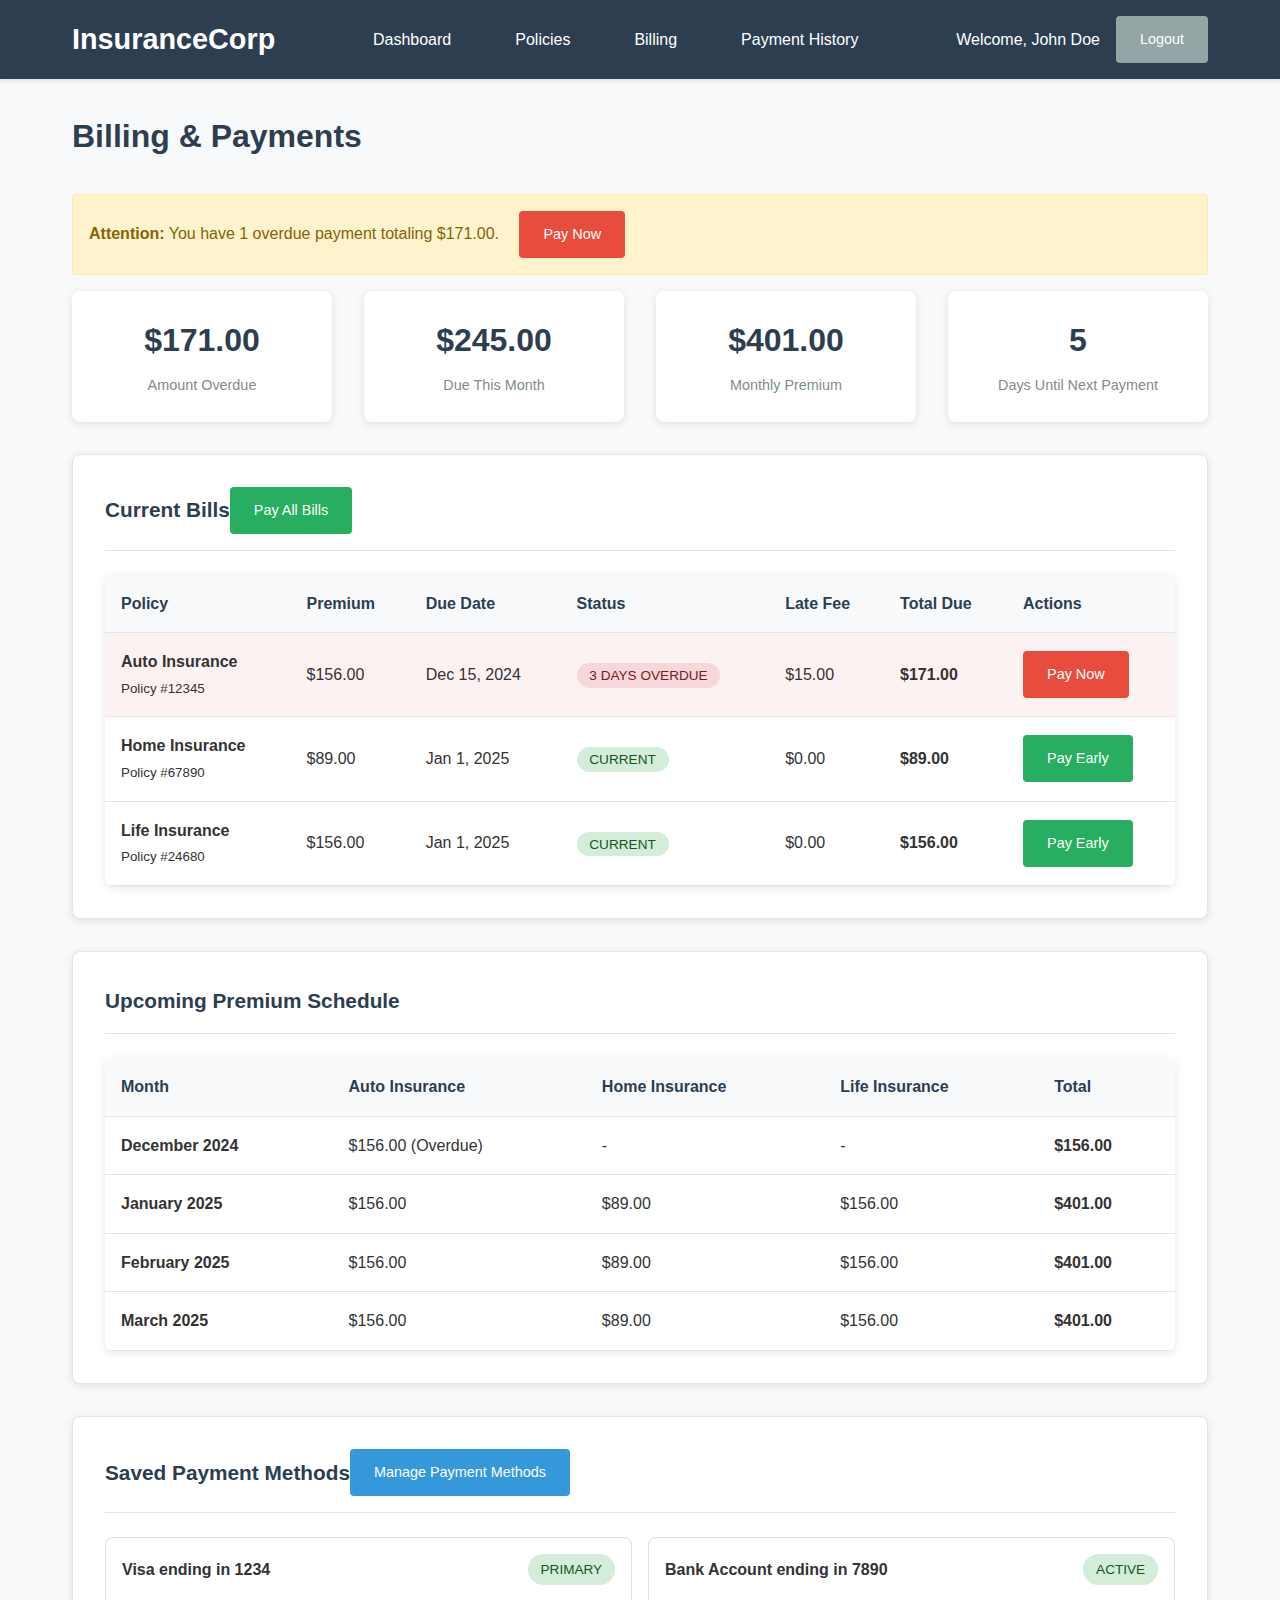
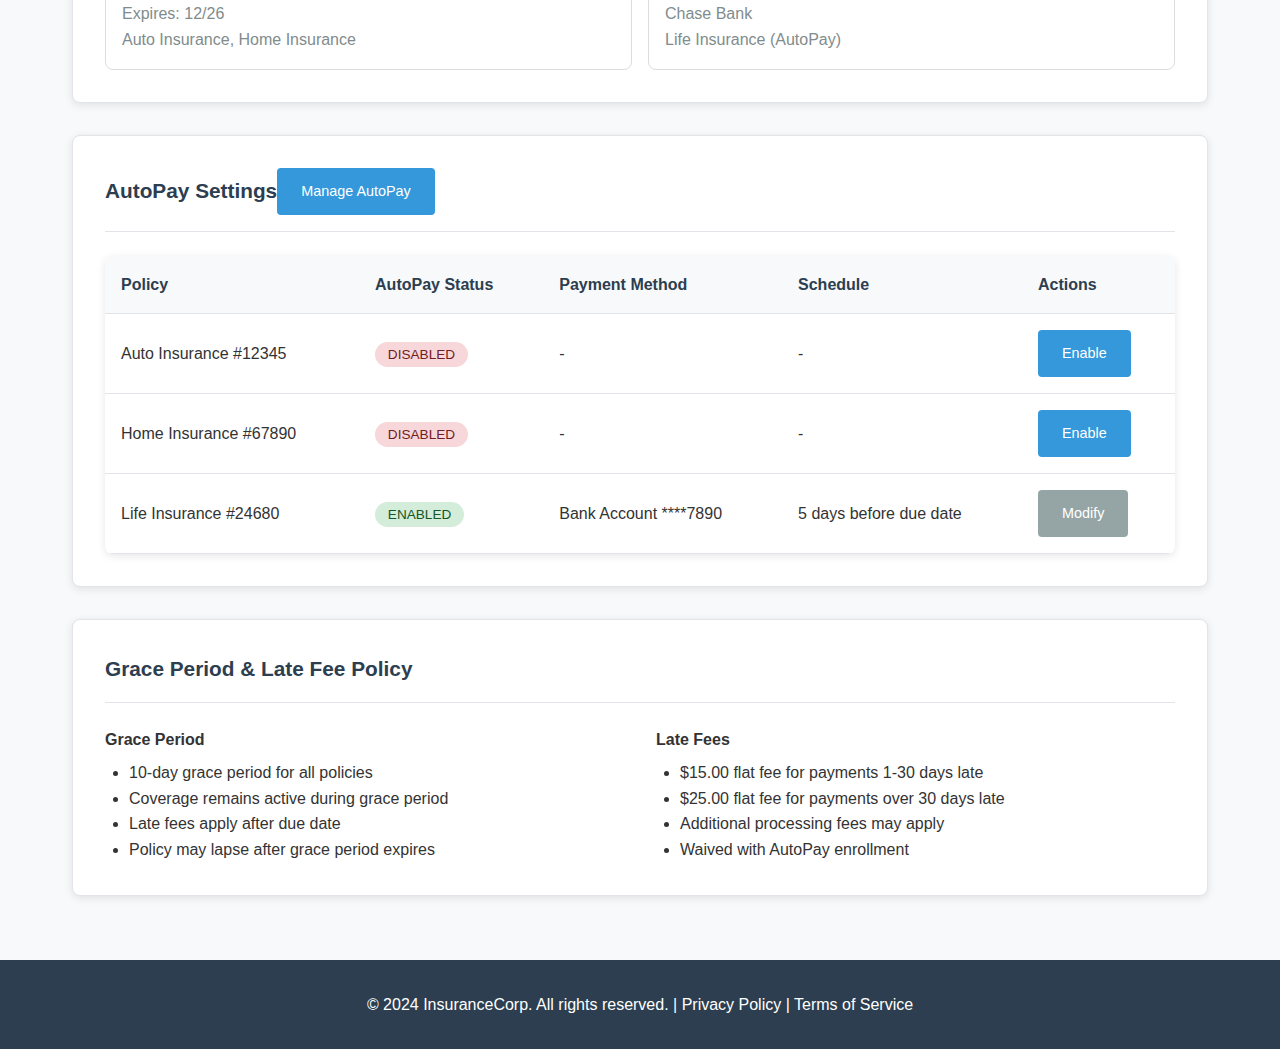
<file: billing.html>
<!DOCTYPE html>
<html lang="en">
<head>
    <meta charset="UTF-8">
    <meta name="viewport" content="width=device-width, initial-scale=1.0">
    <title>InsuranceCorp - Billing</title>
    <link rel="stylesheet" href="styles.css">
</head>
<body>
    <header class="header">
        <div class="header-content">
            <div class="logo">InsuranceCorp</div>
            <nav class="nav">
                <a href="dashboard.html">Dashboard</a>
                <a href="policies.html">Policies</a>
                <a href="billing.html">Billing</a>
                <a href="payments.html">Payment History</a>
            </nav>
            <div class="user-info">
                <span>Welcome, John Doe</span>
                <a href="login.html" class="btn btn-secondary">Logout</a>
            </div>
        </div>
    </header>

    <main class="container">
        <h1 class="page-title">Billing & Payments</h1>

        <!-- Outstanding Bills Alert -->
        <div class="alert alert-warning">
            <strong>Attention:</strong> You have 1 overdue payment totaling $171.00. 
            <a href="payment.html?policy=12345" class="btn btn-danger" style="margin-left: 1rem;">Pay Now</a>
        </div>

        <!-- Billing Summary -->
        <div class="stats-grid">
            <div class="stat-card">
                <div class="stat-value">$171.00</div>
                <div class="stat-label">Amount Overdue</div>
            </div>
            <div class="stat-card">
                <div class="stat-value">$245.00</div>
                <div class="stat-label">Due This Month</div>
            </div>
            <div class="stat-card">
                <div class="stat-value">$401.00</div>
                <div class="stat-label">Monthly Premium</div>
            </div>
            <div class="stat-card">
                <div class="stat-value">5</div>
                <div class="stat-label">Days Until Next Payment</div>
            </div>
        </div>

        <!-- Current Bills -->
        <div class="card">
            <div class="card-header">
                <h2 class="card-title">Current Bills</h2>
                <a href="payment.html" class="btn btn-success">Pay All Bills</a>
            </div>

            <table class="table">
                <thead>
                    <tr>
                        <th>Policy</th>
                        <th>Premium</th>
                        <th>Due Date</th>
                        <th>Status</th>
                        <th>Late Fee</th>
                        <th>Total Due</th>
                        <th>Actions</th>
                    </tr>
                </thead>
                <tbody>
                    <tr style="background-color: #fdf2f2;">
                        <td>
                            <strong>Auto Insurance</strong><br>
                            <small>Policy #12345</small>
                        </td>
                        <td>$156.00</td>
                        <td>Dec 15, 2024</td>
                        <td><span class="status overdue">3 Days Overdue</span></td>
                        <td>$15.00</td>
                        <td><strong>$171.00</strong></td>
                        <td>
                            <a href="payment.html?policy=12345" class="btn btn-danger">Pay Now</a>
                        </td>
                    </tr>
                    <tr>
                        <td>
                            <strong>Home Insurance</strong><br>
                            <small>Policy #67890</small>
                        </td>
                        <td>$89.00</td>
                        <td>Jan 1, 2025</td>
                        <td><span class="status current">Current</span></td>
                        <td>$0.00</td>
                        <td><strong>$89.00</strong></td>
                        <td>
                            <a href="payment.html?policy=67890" class="btn btn-success">Pay Early</a>
                        </td>
                    </tr>
                    <tr>
                        <td>
                            <strong>Life Insurance</strong><br>
                            <small>Policy #24680</small>
                        </td>
                        <td>$156.00</td>
                        <td>Jan 1, 2025</td>
                        <td><span class="status current">Current</span></td>
                        <td>$0.00</td>
                        <td><strong>$156.00</strong></td>
                        <td>
                            <a href="payment.html?policy=24680" class="btn btn-success">Pay Early</a>
                        </td>
                    </tr>
                </tbody>
            </table>
        </div>

        <!-- Premium Schedule -->
        <div class="card">
            <div class="card-header">
                <h2 class="card-title">Upcoming Premium Schedule</h2>
            </div>

            <table class="table">
                <thead>
                    <tr>
                        <th>Month</th>
                        <th>Auto Insurance</th>
                        <th>Home Insurance</th>
                        <th>Life Insurance</th>
                        <th>Total</th>
                    </tr>
                </thead>
                <tbody>
                    <tr>
                        <td><strong>December 2024</strong></td>
                        <td>$156.00 (Overdue)</td>
                        <td>-</td>
                        <td>-</td>
                        <td><strong>$156.00</strong></td>
                    </tr>
                    <tr>
                        <td><strong>January 2025</strong></td>
                        <td>$156.00</td>
                        <td>$89.00</td>
                        <td>$156.00</td>
                        <td><strong>$401.00</strong></td>
                    </tr>
                    <tr>
                        <td><strong>February 2025</strong></td>
                        <td>$156.00</td>
                        <td>$89.00</td>
                        <td>$156.00</td>
                        <td><strong>$401.00</strong></td>
                    </tr>
                    <tr>
                        <td><strong>March 2025</strong></td>
                        <td>$156.00</td>
                        <td>$89.00</td>
                        <td>$156.00</td>
                        <td><strong>$401.00</strong></td>
                    </tr>
                </tbody>
            </table>
        </div>

        <!-- Payment Methods -->
        <div class="card">
            <div class="card-header">
                <h2 class="card-title">Saved Payment Methods</h2>
                <a href="payment-methods.html" class="btn btn-primary">Manage Payment Methods</a>
            </div>

            <div style="display: grid; grid-template-columns: repeat(auto-fit, minmax(300px, 1fr)); gap: 1rem;">
                <div style="border: 1px solid #ddd; border-radius: 8px; padding: 1rem;">
                    <div style="display: flex; justify-content: space-between; align-items: center; margin-bottom: 1rem;">
                        <strong>Visa ending in 1234</strong>
                        <span class="status current">Primary</span>
                    </div>
                    <div class="text-muted">
                        <div>Expires: 12/26</div>
                        <div>Auto Insurance, Home Insurance</div>
                    </div>
                </div>

                <div style="border: 1px solid #ddd; border-radius: 8px; padding: 1rem;">
                    <div style="display: flex; justify-content: space-between; align-items: center; margin-bottom: 1rem;">
                        <strong>Bank Account ending in 7890</strong>
                        <span class="status current">Active</span>
                    </div>
                    <div class="text-muted">
                        <div>Chase Bank</div>
                        <div>Life Insurance (AutoPay)</div>
                    </div>
                </div>
            </div>
        </div>

        <!-- AutoPay Settings -->
        <div class="card">
            <div class="card-header">
                <h2 class="card-title">AutoPay Settings</h2>
                <a href="autopay.html" class="btn btn-primary">Manage AutoPay</a>
            </div>

            <table class="table">
                <thead>
                    <tr>
                        <th>Policy</th>
                        <th>AutoPay Status</th>
                        <th>Payment Method</th>
                        <th>Schedule</th>
                        <th>Actions</th>
                    </tr>
                </thead>
                <tbody>
                    <tr>
                        <td>Auto Insurance #12345</td>
                        <td><span class="status overdue">Disabled</span></td>
                        <td>-</td>
                        <td>-</td>
                        <td>
                            <a href="autopay.html?policy=12345" class="btn btn-primary">Enable</a>
                        </td>
                    </tr>
                    <tr>
                        <td>Home Insurance #67890</td>
                        <td><span class="status overdue">Disabled</span></td>
                        <td>-</td>
                        <td>-</td>
                        <td>
                            <a href="autopay.html?policy=67890" class="btn btn-primary">Enable</a>
                        </td>
                    </tr>
                    <tr>
                        <td>Life Insurance #24680</td>
                        <td><span class="status current">Enabled</span></td>
                        <td>Bank Account ****7890</td>
                        <td>5 days before due date</td>
                        <td>
                            <a href="autopay.html?policy=24680" class="btn btn-secondary">Modify</a>
                        </td>
                    </tr>
                </tbody>
            </table>
        </div>

        <!-- Grace Period Information -->
        <div class="card">
            <div class="card-header">
                <h2 class="card-title">Grace Period & Late Fee Policy</h2>
            </div>
            
            <div style="display: grid; grid-template-columns: 1fr 1fr; gap: 2rem;">
                <div>
                    <h4>Grace Period</h4>
                    <ul style="margin-left: 1.5rem; margin-top: 0.5rem;">
                        <li>10-day grace period for all policies</li>
                        <li>Coverage remains active during grace period</li>
                        <li>Late fees apply after due date</li>
                        <li>Policy may lapse after grace period expires</li>
                    </ul>
                </div>
                <div>
                    <h4>Late Fees</h4>
                    <ul style="margin-left: 1.5rem; margin-top: 0.5rem;">
                        <li>$15.00 flat fee for payments 1-30 days late</li>
                        <li>$25.00 flat fee for payments over 30 days late</li>
                        <li>Additional processing fees may apply</li>
                        <li>Waived with AutoPay enrollment</li>
                    </ul>
                </div>
            </div>
        </div>
    </main>

    <footer class="footer">
        <div class="footer-content">
            <p>&copy; 2024 InsuranceCorp. All rights reserved. | Privacy Policy | Terms of Service</p>
        </div>
    </footer>
</body>
</html>
</file>
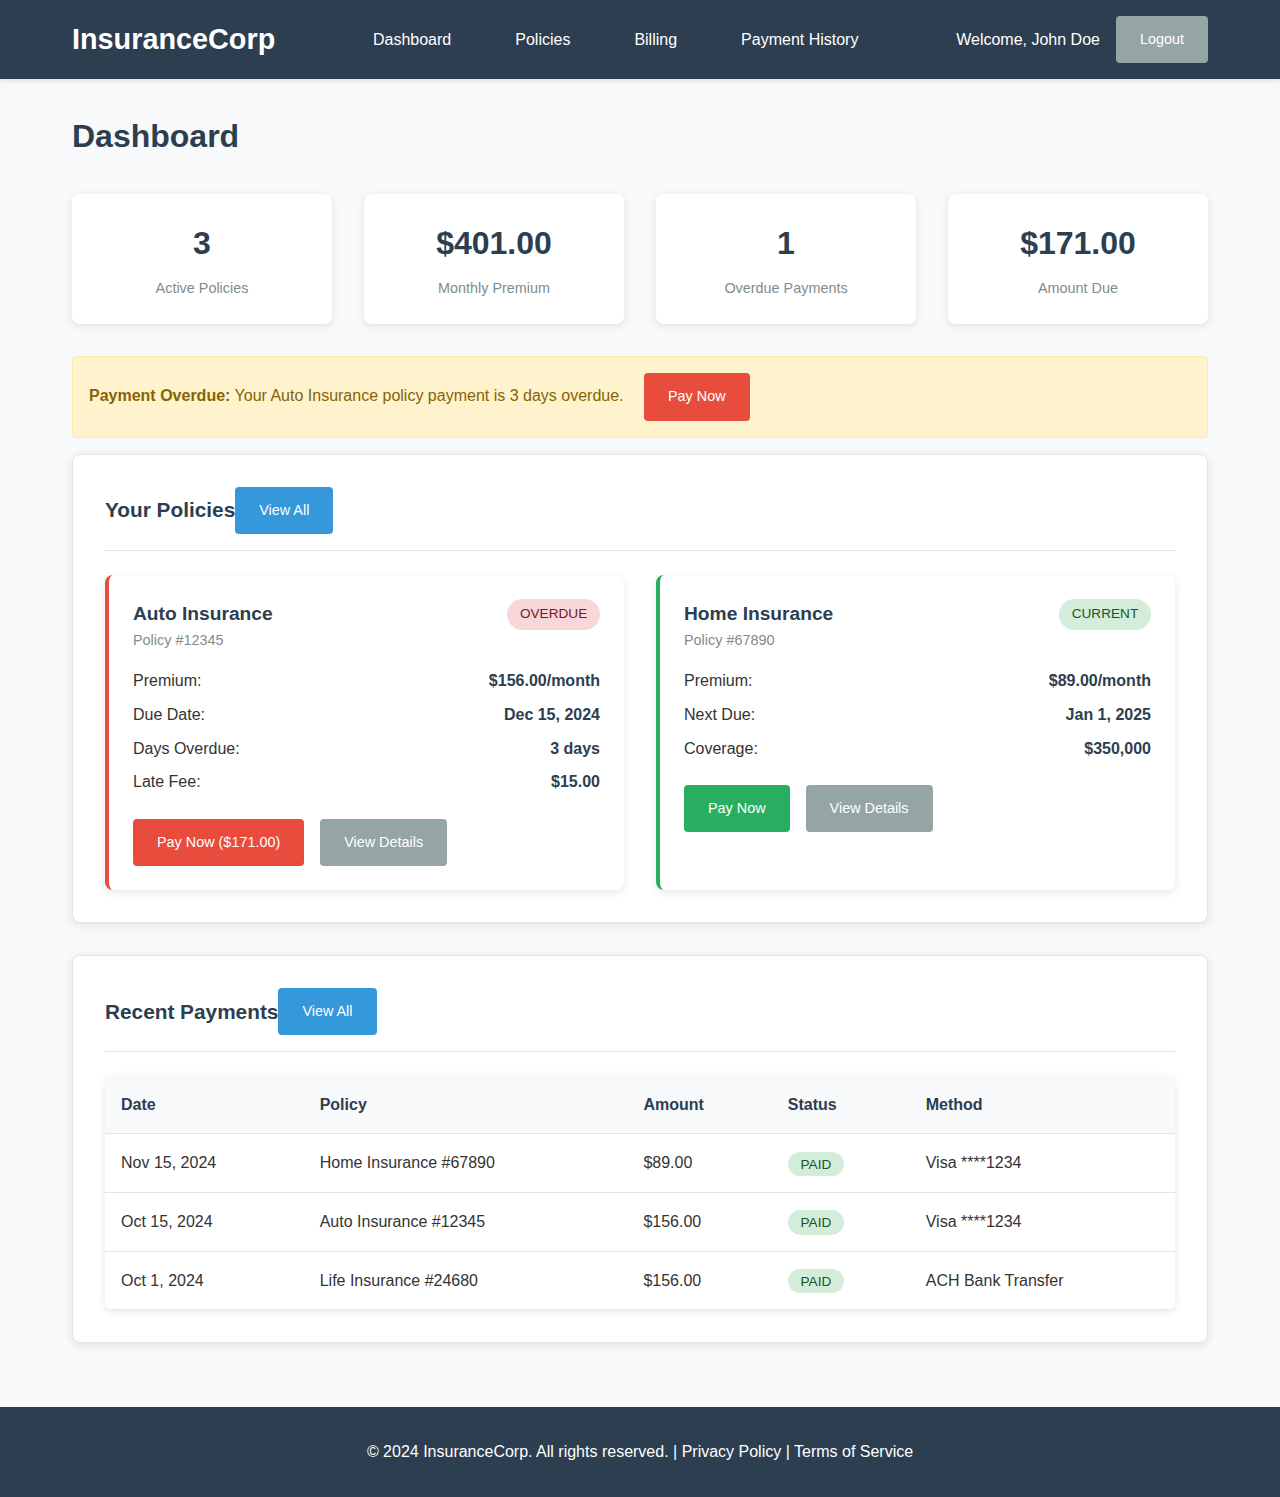
<file: dashboard.html>
<!DOCTYPE html>
<html lang="en">
<head>
    <meta charset="UTF-8">
    <meta name="viewport" content="width=device-width, initial-scale=1.0">
    <title>InsuranceCorp - Dashboard</title>
    <link rel="stylesheet" href="styles.css">
</head>
<body>
    <header class="header">
        <div class="header-content">
            <div class="logo">InsuranceCorp</div>
            <nav class="nav">
                <a href="dashboard.html">Dashboard</a>
                <a href="policies.html">Policies</a>
                <a href="billing.html">Billing</a>
                <a href="payments.html">Payment History</a>
            </nav>
            <div class="user-info">
                <span>Welcome, John Doe</span>
                <a href="login.html" class="btn btn-secondary">Logout</a>
            </div>
        </div>
    </header>

    <main class="container">
        <h1 class="page-title">Dashboard</h1>

        <!-- Quick Stats -->
        <div class="stats-grid">
            <div class="stat-card">
                <div class="stat-value">3</div>
                <div class="stat-label">Active Policies</div>
            </div>
            <div class="stat-card">
                <div class="stat-value">$401.00</div>
                <div class="stat-label">Monthly Premium</div>
            </div>
            <div class="stat-card">
                <div class="stat-value">1</div>
                <div class="stat-label">Overdue Payments</div>
            </div>
            <div class="stat-card">
                <div class="stat-value">$171.00</div>
                <div class="stat-label">Amount Due</div>
            </div>
        </div>

        <!-- Alerts -->
        <div class="alert alert-warning">
            <strong>Payment Overdue:</strong> Your Auto Insurance policy payment is 3 days overdue. 
            <a href="payment.html?policy=12345" class="btn btn-danger" style="margin-left: 1rem;">Pay Now</a>
        </div>

        <!-- Recent Policies -->
        <div class="card">
            <div class="card-header">
                <h2 class="card-title">Your Policies</h2>
                <a href="policies.html" class="btn btn-primary">View All</a>
            </div>

            <div class="policy-grid">
                <div class="policy-card overdue">
                    <div class="policy-header">
                        <div>
                            <div class="policy-type">Auto Insurance</div>
                            <div class="policy-number">Policy #12345</div>
                        </div>
                        <div class="status overdue">Overdue</div>
                    </div>
                    <div class="policy-details">
                        <div class="policy-detail">
                            <span>Premium:</span>
                            <strong>$156.00/month</strong>
                        </div>
                        <div class="policy-detail">
                            <span>Due Date:</span>
                            <strong>Dec 15, 2024</strong>
                        </div>
                        <div class="policy-detail">
                            <span>Days Overdue:</span>
                            <strong>3 days</strong>
                        </div>
                        <div class="policy-detail">
                            <span>Late Fee:</span>
                            <strong>$15.00</strong>
                        </div>
                    </div>
                    <div class="btn-group">
                        <a href="payment.html?policy=12345" class="btn btn-danger">Pay Now ($171.00)</a>
                        <a href="policy-details.html?id=12345" class="btn btn-secondary">View Details</a>
                    </div>
                </div>

                <div class="policy-card current">
                    <div class="policy-header">
                        <div>
                            <div class="policy-type">Home Insurance</div>
                            <div class="policy-number">Policy #67890</div>
                        </div>
                        <div class="status current">Current</div>
                    </div>
                    <div class="policy-details">
                        <div class="policy-detail">
                            <span>Premium:</span>
                            <strong>$89.00/month</strong>
                        </div>
                        <div class="policy-detail">
                            <span>Next Due:</span>
                            <strong>Jan 1, 2025</strong>
                        </div>
                        <div class="policy-detail">
                            <span>Coverage:</span>
                            <strong>$350,000</strong>
                        </div>
                    </div>
                    <div class="btn-group">
                        <a href="payment.html?policy=67890" class="btn btn-success">Pay Now</a>
                        <a href="policy-details.html?id=67890" class="btn btn-secondary">View Details</a>
                    </div>
                </div>
            </div>
        </div>

        <!-- Recent Payments -->
        <div class="card">
            <div class="card-header">
                <h2 class="card-title">Recent Payments</h2>
                <a href="payments.html" class="btn btn-primary">View All</a>
            </div>

            <table class="table">
                <thead>
                    <tr>
                        <th>Date</th>
                        <th>Policy</th>
                        <th>Amount</th>
                        <th>Status</th>
                        <th>Method</th>
                    </tr>
                </thead>
                <tbody>
                    <tr>
                        <td>Nov 15, 2024</td>
                        <td>Home Insurance #67890</td>
                        <td>$89.00</td>
                        <td><span class="status current">Paid</span></td>
                        <td>Visa ****1234</td>
                    </tr>
                    <tr>
                        <td>Oct 15, 2024</td>
                        <td>Auto Insurance #12345</td>
                        <td>$156.00</td>
                        <td><span class="status current">Paid</span></td>
                        <td>Visa ****1234</td>
                    </tr>
                    <tr>
                        <td>Oct 1, 2024</td>
                        <td>Life Insurance #24680</td>
                        <td>$156.00</td>
                        <td><span class="status current">Paid</span></td>
                        <td>ACH Bank Transfer</td>
                    </tr>
                </tbody>
            </table>
        </div>
    </main>

    <footer class="footer">
        <div class="footer-content">
            <p>&copy; 2024 InsuranceCorp. All rights reserved. | Privacy Policy | Terms of Service</p>
        </div>
    </footer>
</body>
</html>
</file>
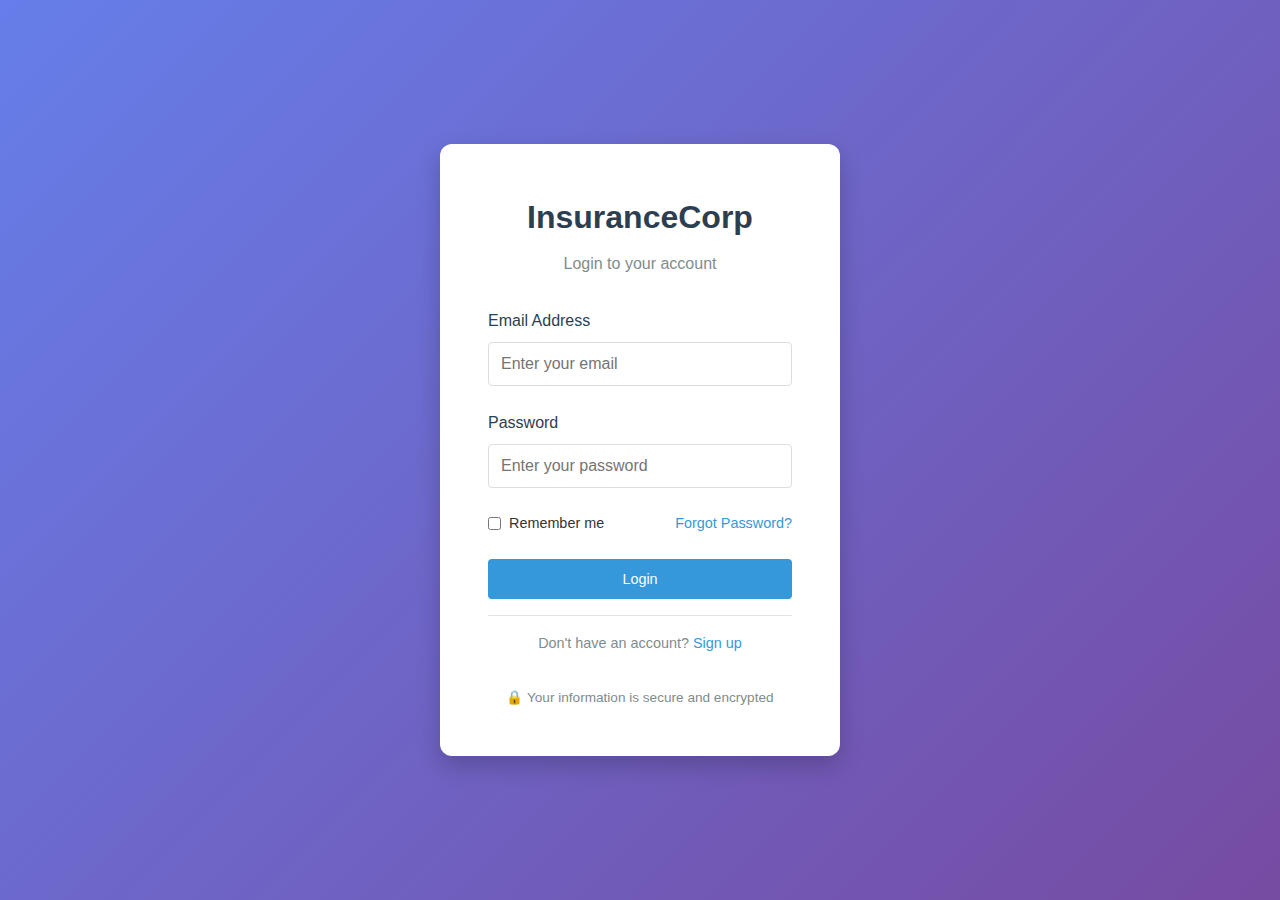
<file: login.html>
<!DOCTYPE html>
<html lang="en">
<head>
    <meta charset="UTF-8">
    <meta name="viewport" content="width=device-width, initial-scale=1.0">
    <title>InsuranceCorp - Login</title>
    <link rel="stylesheet" href="styles.css">
</head>
<body>
    <div style="min-height: 100vh; display: flex; align-items: center; justify-content: center; background: linear-gradient(135deg, #667eea 0%, #764ba2 100%);">
        <div style="background: white; padding: 3rem; border-radius: 12px; box-shadow: 0 10px 25px rgba(0,0,0,0.2); max-width: 400px; width: 100%; margin: 2rem;">
            <div style="text-align: center; margin-bottom: 2rem;">
                <h1 style="color: #2c3e50; margin-bottom: 0.5rem;">InsuranceCorp</h1>
                <p style="color: #7f8c8d; margin: 0;">Login to your account</p>
            </div>

            <form action="dashboard.html" method="post">
                <div class="form-group">
                    <label class="form-label">Email Address</label>
                    <input type="email" class="form-control" placeholder="Enter your email" required>
                </div>

                <div class="form-group">
                    <label class="form-label">Password</label>
                    <input type="password" class="form-control" placeholder="Enter your password" required>
                </div>

                <div style="display: flex; justify-content: space-between; align-items: center; margin-bottom: 1.5rem;">
                    <label style="display: flex; align-items: center; font-size: 0.9rem;">
                        <input type="checkbox" style="margin-right: 0.5rem;">
                        Remember me
                    </label>
                    <a href="forgot-password.html" style="color: #3498db; text-decoration: none; font-size: 0.9rem;">Forgot Password?</a>
                </div>

                <button type="submit" class="btn btn-primary" style="width: 100%; margin-bottom: 1rem;">Login</button>
            </form>

            <div style="text-align: center; padding-top: 1rem; border-top: 1px solid #e1e5e9;">
                <p style="margin: 0; color: #7f8c8d; font-size: 0.9rem;">
                    Don't have an account? 
                    <a href="signup.html" style="color: #3498db; text-decoration: none;">Sign up</a>
                </p>
            </div>

            <div style="text-align: center; margin-top: 2rem;">
                <div class="security-badge">
                    🔒 Your information is secure and encrypted
                </div>
            </div>
        </div>
    </div>
</body>
</html>
</file>
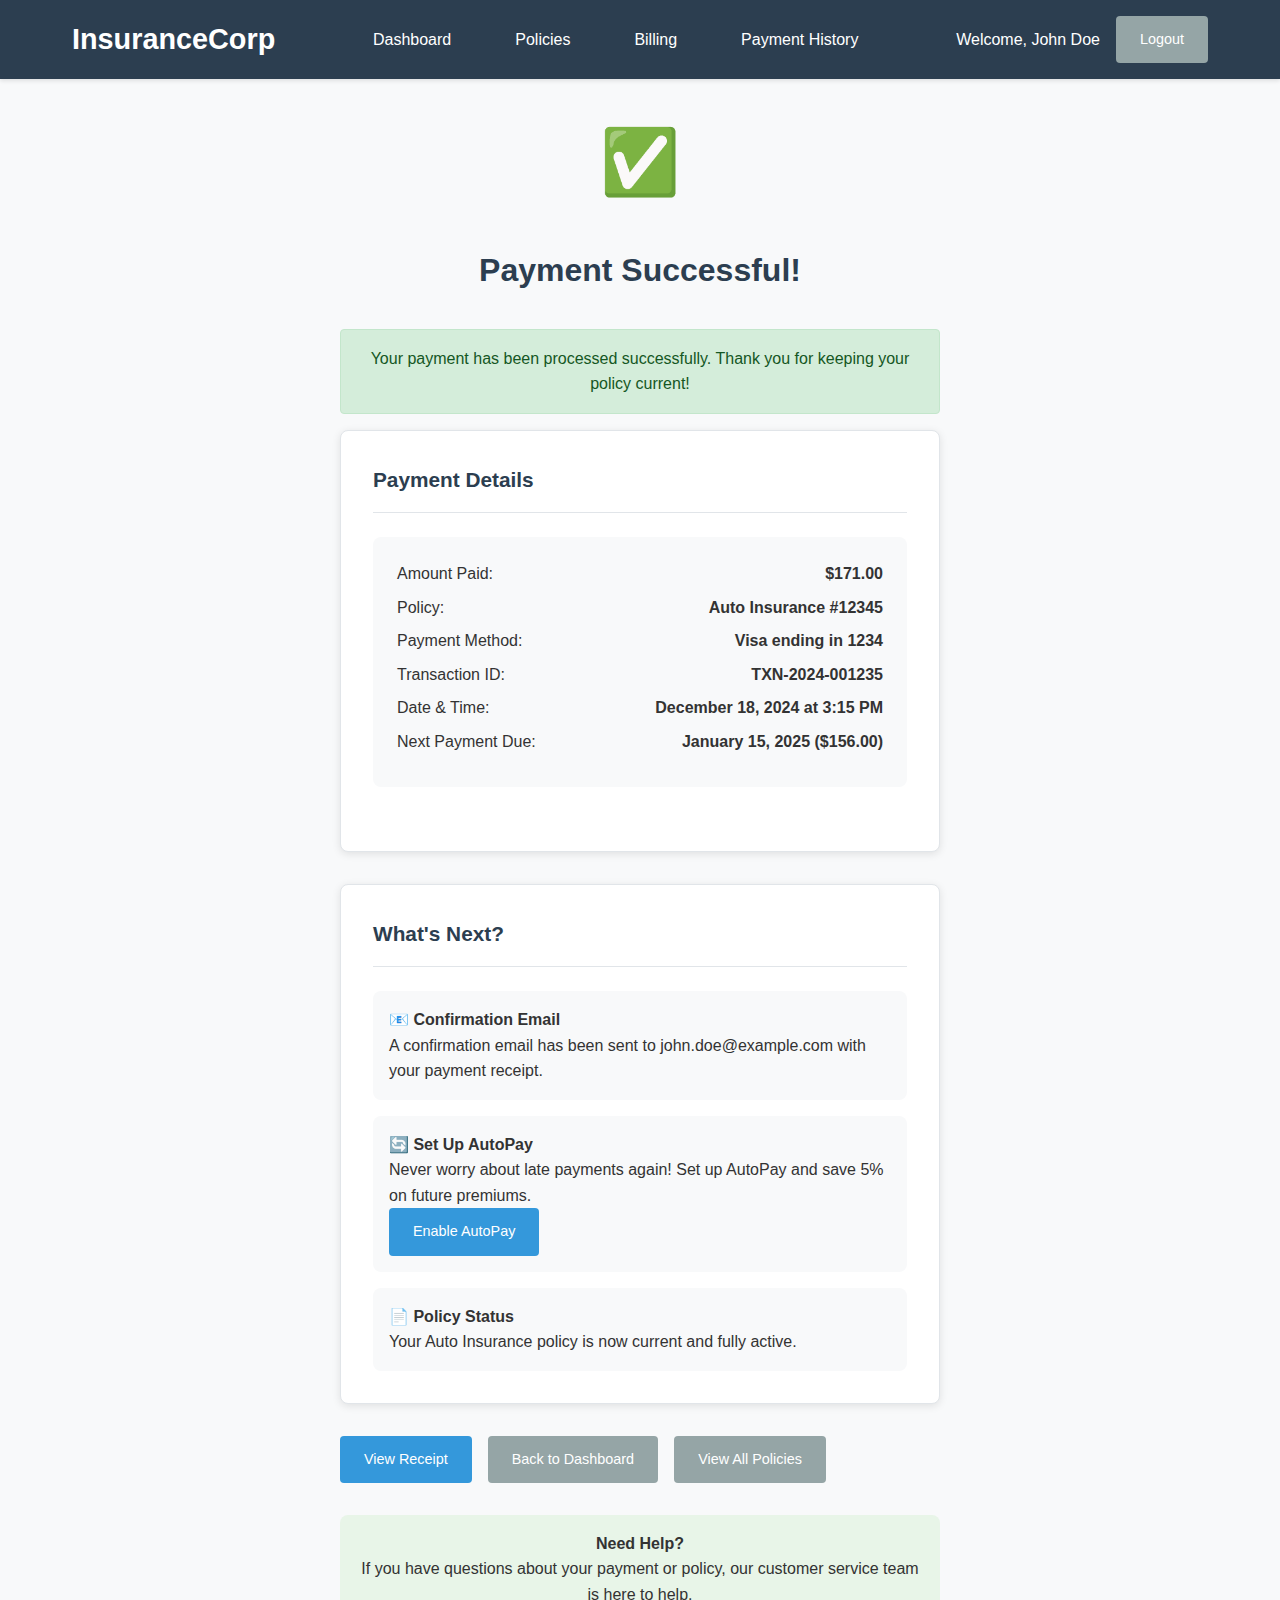
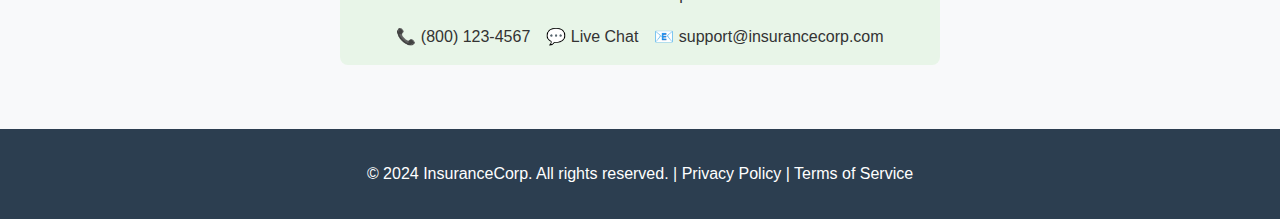
<file: payment-success.html>
<!DOCTYPE html>
<html lang="en">
<head>
    <meta charset="UTF-8">
    <meta name="viewport" content="width=device-width, initial-scale=1.0">
    <title>InsuranceCorp - Payment Successful</title>
    <link rel="stylesheet" href="styles.css">
</head>
<body>
    <header class="header">
        <div class="header-content">
            <div class="logo">InsuranceCorp</div>
            <nav class="nav">
                <a href="dashboard.html">Dashboard</a>
                <a href="policies.html">Policies</a>
                <a href="billing.html">Billing</a>
                <a href="payments.html">Payment History</a>
            </nav>
            <div class="user-info">
                <span>Welcome, John Doe</span>
                <a href="login.html" class="btn btn-secondary">Logout</a>
            </div>
        </div>
    </header>

    <main class="container">
        <div style="max-width: 600px; margin: 0 auto; text-align: center;">
            <div style="font-size: 4rem; margin: 2rem 0; color: #27ae60;">✅</div>
            
            <h1 class="page-title">Payment Successful!</h1>
            
            <div class="alert alert-success">
                Your payment has been processed successfully. Thank you for keeping your policy current!
            </div>

            <div class="card" style="text-align: left;">
                <div class="card-header">
                    <h2 class="card-title">Payment Details</h2>
                </div>
                
                <div class="payment-summary">
                    <div class="payment-row">
                        <span>Amount Paid:</span>
                        <strong>$171.00</strong>
                    </div>
                    <div class="payment-row">
                        <span>Policy:</span>
                        <strong>Auto Insurance #12345</strong>
                    </div>
                    <div class="payment-row">
                        <span>Payment Method:</span>
                        <strong>Visa ending in 1234</strong>
                    </div>
                    <div class="payment-row">
                        <span>Transaction ID:</span>
                        <strong>TXN-2024-001235</strong>
                    </div>
                    <div class="payment-row">
                        <span>Date & Time:</span>
                        <strong>December 18, 2024 at 3:15 PM</strong>
                    </div>
                    <div class="payment-row">
                        <span>Next Payment Due:</span>
                        <strong>January 15, 2025 ($156.00)</strong>
                    </div>
                </div>
            </div>

            <div class="card" style="text-align: left;">
                <div class="card-header">
                    <h2 class="card-title">What's Next?</h2>
                </div>
                
                <div style="display: grid; gap: 1rem;">
                    <div style="padding: 1rem; background-color: #f8f9fa; border-radius: 8px;">
                        <h4>📧 Confirmation Email</h4>
                        <p>A confirmation email has been sent to john.doe@example.com with your payment receipt.</p>
                    </div>
                    
                    <div style="padding: 1rem; background-color: #f8f9fa; border-radius: 8px;">
                        <h4>🔄 Set Up AutoPay</h4>
                        <p>Never worry about late payments again! Set up AutoPay and save 5% on future premiums.</p>
                        <a href="autopay.html?policy=12345" class="btn btn-primary">Enable AutoPay</a>
                    </div>
                    
                    <div style="padding: 1rem; background-color: #f8f9fa; border-radius: 8px;">
                        <h4>📄 Policy Status</h4>
                        <p>Your Auto Insurance policy is now current and fully active.</p>
                    </div>
                </div>
            </div>

            <div class="btn-group">
                <a href="receipt.html?id=TXN-2024-001235" class="btn btn-primary">View Receipt</a>
                <a href="dashboard.html" class="btn btn-secondary">Back to Dashboard</a>
                <a href="policies.html" class="btn btn-secondary">View All Policies</a>
            </div>

            <div style="margin-top: 2rem; padding: 1rem; background-color: #e8f5e8; border-radius: 8px;">
                <h4>Need Help?</h4>
                <p>If you have questions about your payment or policy, our customer service team is here to help.</p>
                <div style="display: flex; justify-content: center; gap: 1rem; margin-top: 1rem;">
                    <span>📞 (800) 123-4567</span>
                    <span>💬 Live Chat</span>
                    <span>📧 support@insurancecorp.com</span>
                </div>
            </div>
        </div>
    </main>

    <footer class="footer">
        <div class="footer-content">
            <p>&copy; 2024 InsuranceCorp. All rights reserved. | Privacy Policy | Terms of Service</p>
        </div>
    </footer>
</body>
</html>
</file>
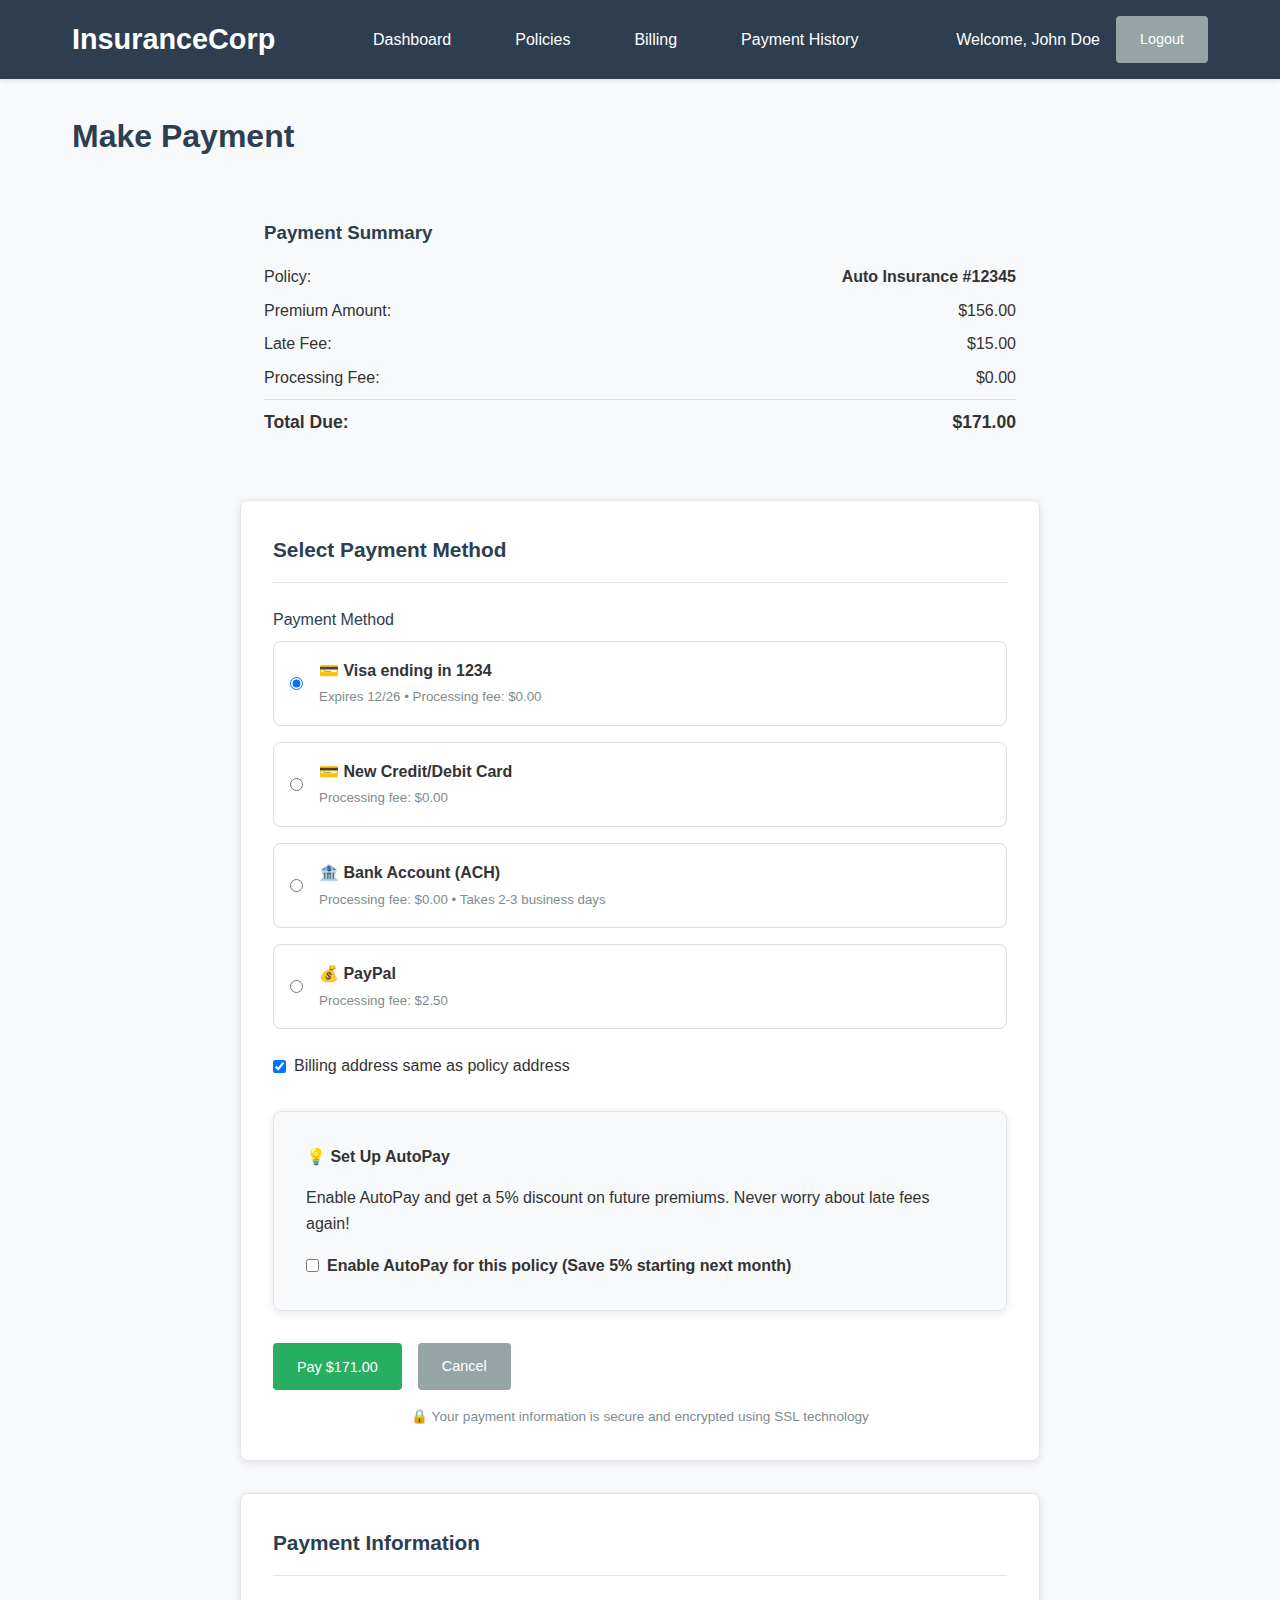
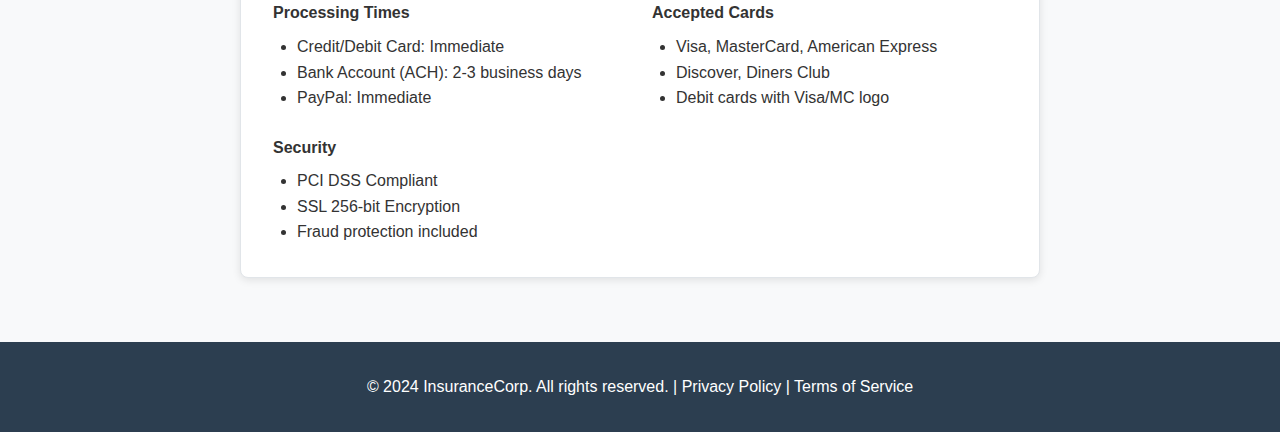
<file: payment.html>
<!DOCTYPE html>
<html lang="en">
<head>
    <meta charset="UTF-8">
    <meta name="viewport" content="width=device-width, initial-scale=1.0">
    <title>InsuranceCorp - Make Payment</title>
    <link rel="stylesheet" href="styles.css">
</head>
<body>
    <header class="header">
        <div class="header-content">
            <div class="logo">InsuranceCorp</div>
            <nav class="nav">
                <a href="dashboard.html">Dashboard</a>
                <a href="policies.html">Policies</a>
                <a href="billing.html">Billing</a>
                <a href="payments.html">Payment History</a>
            </nav>
            <div class="user-info">
                <span>Welcome, John Doe</span>
                <a href="login.html" class="btn btn-secondary">Logout</a>
            </div>
        </div>
    </header>

    <main class="container">
        <h1 class="page-title">Make Payment</h1>

        <div style="max-width: 800px; margin: 0 auto;">
            <!-- Payment Summary -->
            <div class="payment-summary">
                <h3>Payment Summary</h3>
                <div class="payment-row">
                    <span>Policy:</span>
                    <strong>Auto Insurance #12345</strong>
                </div>
                <div class="payment-row">
                    <span>Premium Amount:</span>
                    <span>$156.00</span>
                </div>
                <div class="payment-row">
                    <span>Late Fee:</span>
                    <span>$15.00</span>
                </div>
                <div class="payment-row">
                    <span>Processing Fee:</span>
                    <span>$0.00</span>
                </div>
                <div class="payment-row total">
                    <span>Total Due:</span>
                    <strong>$171.00</strong>
                </div>
            </div>

            <!-- Payment Method Selection -->
            <div class="card">
                <div class="card-header">
                    <h2 class="card-title">Select Payment Method</h2>
                </div>

                <form action="payment-processing.html" method="post">
                    <input type="hidden" name="policy_id" value="12345">
                    <input type="hidden" name="amount" value="171.00">

                    <div class="form-group">
                        <label class="form-label">Payment Method</label>
                        <div style="display: grid; gap: 1rem;">
                            <label style="display: flex; align-items: center; padding: 1rem; border: 1px solid #ddd; border-radius: 8px; cursor: pointer;">
                                <input type="radio" name="payment_method" value="saved_card" checked style="margin-right: 1rem;">
                                <div>
                                    <strong>💳 Visa ending in 1234</strong><br>
                                    <small class="text-muted">Expires 12/26 • Processing fee: $0.00</small>
                                </div>
                            </label>

                            <label style="display: flex; align-items: center; padding: 1rem; border: 1px solid #ddd; border-radius: 8px; cursor: pointer;">
                                <input type="radio" name="payment_method" value="new_card" style="margin-right: 1rem;">
                                <div>
                                    <strong>💳 New Credit/Debit Card</strong><br>
                                    <small class="text-muted">Processing fee: $0.00</small>
                                </div>
                            </label>

                            <label style="display: flex; align-items: center; padding: 1rem; border: 1px solid #ddd; border-radius: 8px; cursor: pointer;">
                                <input type="radio" name="payment_method" value="bank_account" style="margin-right: 1rem;">
                                <div>
                                    <strong>🏦 Bank Account (ACH)</strong><br>
                                    <small class="text-muted">Processing fee: $0.00 • Takes 2-3 business days</small>
                                </div>
                            </label>

                            <label style="display: flex; align-items: center; padding: 1rem; border: 1px solid #ddd; border-radius: 8px; cursor: pointer;">
                                <input type="radio" name="payment_method" value="paypal" style="margin-right: 1rem;">
                                <div>
                                    <strong>💰 PayPal</strong><br>
                                    <small class="text-muted">Processing fee: $2.50</small>
                                </div>
                            </label>
                        </div>
                    </div>

                    <!-- New Card Form (hidden by default) -->
                    <div id="new-card-form" style="display: none;">
                        <h4 style="margin-bottom: 1rem;">Credit Card Information</h4>
                        
                        <div class="form-group">
                            <label class="form-label">Card Number</label>
                            <input type="text" class="form-control" placeholder="1234 5678 9012 3456" maxlength="19">
                        </div>

                        <div class="form-row">
                            <div class="form-group">
                                <label class="form-label">Expiry Date</label>
                                <input type="text" class="form-control" placeholder="MM/YY" maxlength="5">
                            </div>
                            <div class="form-group">
                                <label class="form-label">CVV</label>
                                <input type="text" class="form-control" placeholder="123" maxlength="4">
                            </div>
                        </div>

                        <div class="form-group">
                            <label class="form-label">Cardholder Name</label>
                            <input type="text" class="form-control" placeholder="John Doe">
                        </div>

                        <div class="form-group">
                            <label style="display: flex; align-items: center;">
                                <input type="checkbox" style="margin-right: 0.5rem;">
                                Save this card for future payments
                            </label>
                        </div>
                    </div>

                    <!-- Bank Account Form (hidden by default) -->
                    <div id="bank-account-form" style="display: none;">
                        <h4 style="margin-bottom: 1rem;">Bank Account Information</h4>
                        
                        <div class="form-group">
                            <label class="form-label">Account Type</label>
                            <select class="form-control">
                                <option value="checking">Checking</option>
                                <option value="savings">Savings</option>
                            </select>
                        </div>

                        <div class="form-group">
                            <label class="form-label">Routing Number</label>
                            <input type="text" class="form-control" placeholder="123456789" maxlength="9">
                        </div>

                        <div class="form-group">
                            <label class="form-label">Account Number</label>
                            <input type="text" class="form-control" placeholder="Account Number">
                        </div>

                        <div class="form-group">
                            <label class="form-label">Account Holder Name</label>
                            <input type="text" class="form-control" placeholder="John Doe" value="John Doe">
                        </div>

                        <div class="form-group">
                            <label style="display: flex; align-items: center;">
                                <input type="checkbox" style="margin-right: 0.5rem;">
                                Save this account for future payments
                            </label>
                        </div>
                    </div>

                    <!-- Billing Address -->
                    <div class="form-group">
                        <label style="display: flex; align-items: center;">
                            <input type="checkbox" checked style="margin-right: 0.5rem;">
                            Billing address same as policy address
                        </label>
                    </div>

                    <!-- AutoPay Option -->
                    <div class="card" style="background-color: #f8f9fa; margin: 2rem 0;">
                        <h4 style="margin-bottom: 1rem;">💡 Set Up AutoPay</h4>
                        <p>Enable AutoPay and get a 5% discount on future premiums. Never worry about late fees again!</p>
                        <label style="display: flex; align-items: center; margin-top: 1rem;">
                            <input type="checkbox" name="enable_autopay" style="margin-right: 0.5rem;">
                            <strong>Enable AutoPay for this policy (Save 5% starting next month)</strong>
                        </label>
                    </div>

                    <!-- Payment Buttons -->
                    <div class="btn-group">
                        <button type="submit" class="btn btn-success">Pay $171.00</button>
                        <a href="billing.html" class="btn btn-secondary">Cancel</a>
                    </div>

                    <div class="security-badge">
                        🔒 Your payment information is secure and encrypted using SSL technology
                    </div>
                </form>
            </div>

            <!-- Payment Options Info -->
            <div class="card">
                <div class="card-header">
                    <h2 class="card-title">Payment Information</h2>
                </div>
                
                <div style="display: grid; grid-template-columns: repeat(auto-fit, minmax(250px, 1fr)); gap: 1.5rem;">
                    <div>
                        <h4>Processing Times</h4>
                        <ul style="margin-left: 1.5rem; margin-top: 0.5rem;">
                            <li>Credit/Debit Card: Immediate</li>
                            <li>Bank Account (ACH): 2-3 business days</li>
                            <li>PayPal: Immediate</li>
                        </ul>
                    </div>
                    <div>
                        <h4>Accepted Cards</h4>
                        <ul style="margin-left: 1.5rem; margin-top: 0.5rem;">
                            <li>Visa, MasterCard, American Express</li>
                            <li>Discover, Diners Club</li>
                            <li>Debit cards with Visa/MC logo</li>
                        </ul>
                    </div>
                    <div>
                        <h4>Security</h4>
                        <ul style="margin-left: 1.5rem; margin-top: 0.5rem;">
                            <li>PCI DSS Compliant</li>
                            <li>SSL 256-bit Encryption</li>
                            <li>Fraud protection included</li>
                        </ul>
                    </div>
                </div>
            </div>
        </div>
    </main>

    <footer class="footer">
        <div class="footer-content">
            <p>&copy; 2024 InsuranceCorp. All rights reserved. | Privacy Policy | Terms of Service</p>
        </div>
    </footer>

    <script>
        // Simple form toggling
        document.addEventListener('DOMContentLoaded', function() {
            const paymentMethods = document.querySelectorAll('input[name="payment_method"]');
            const newCardForm = document.getElementById('new-card-form');
            const bankAccountForm = document.getElementById('bank-account-form');

            paymentMethods.forEach(function(method) {
                method.addEventListener('change', function() {
                    // Hide all forms
                    newCardForm.style.display = 'none';
                    bankAccountForm.style.display = 'none';

                    // Show relevant form
                    if (this.value === 'new_card') {
                        newCardForm.style.display = 'block';
                    } else if (this.value === 'bank_account') {
                        bankAccountForm.style.display = 'block';
                    }
                });
            });
        });
    </script>
</body>
</html>
</file>
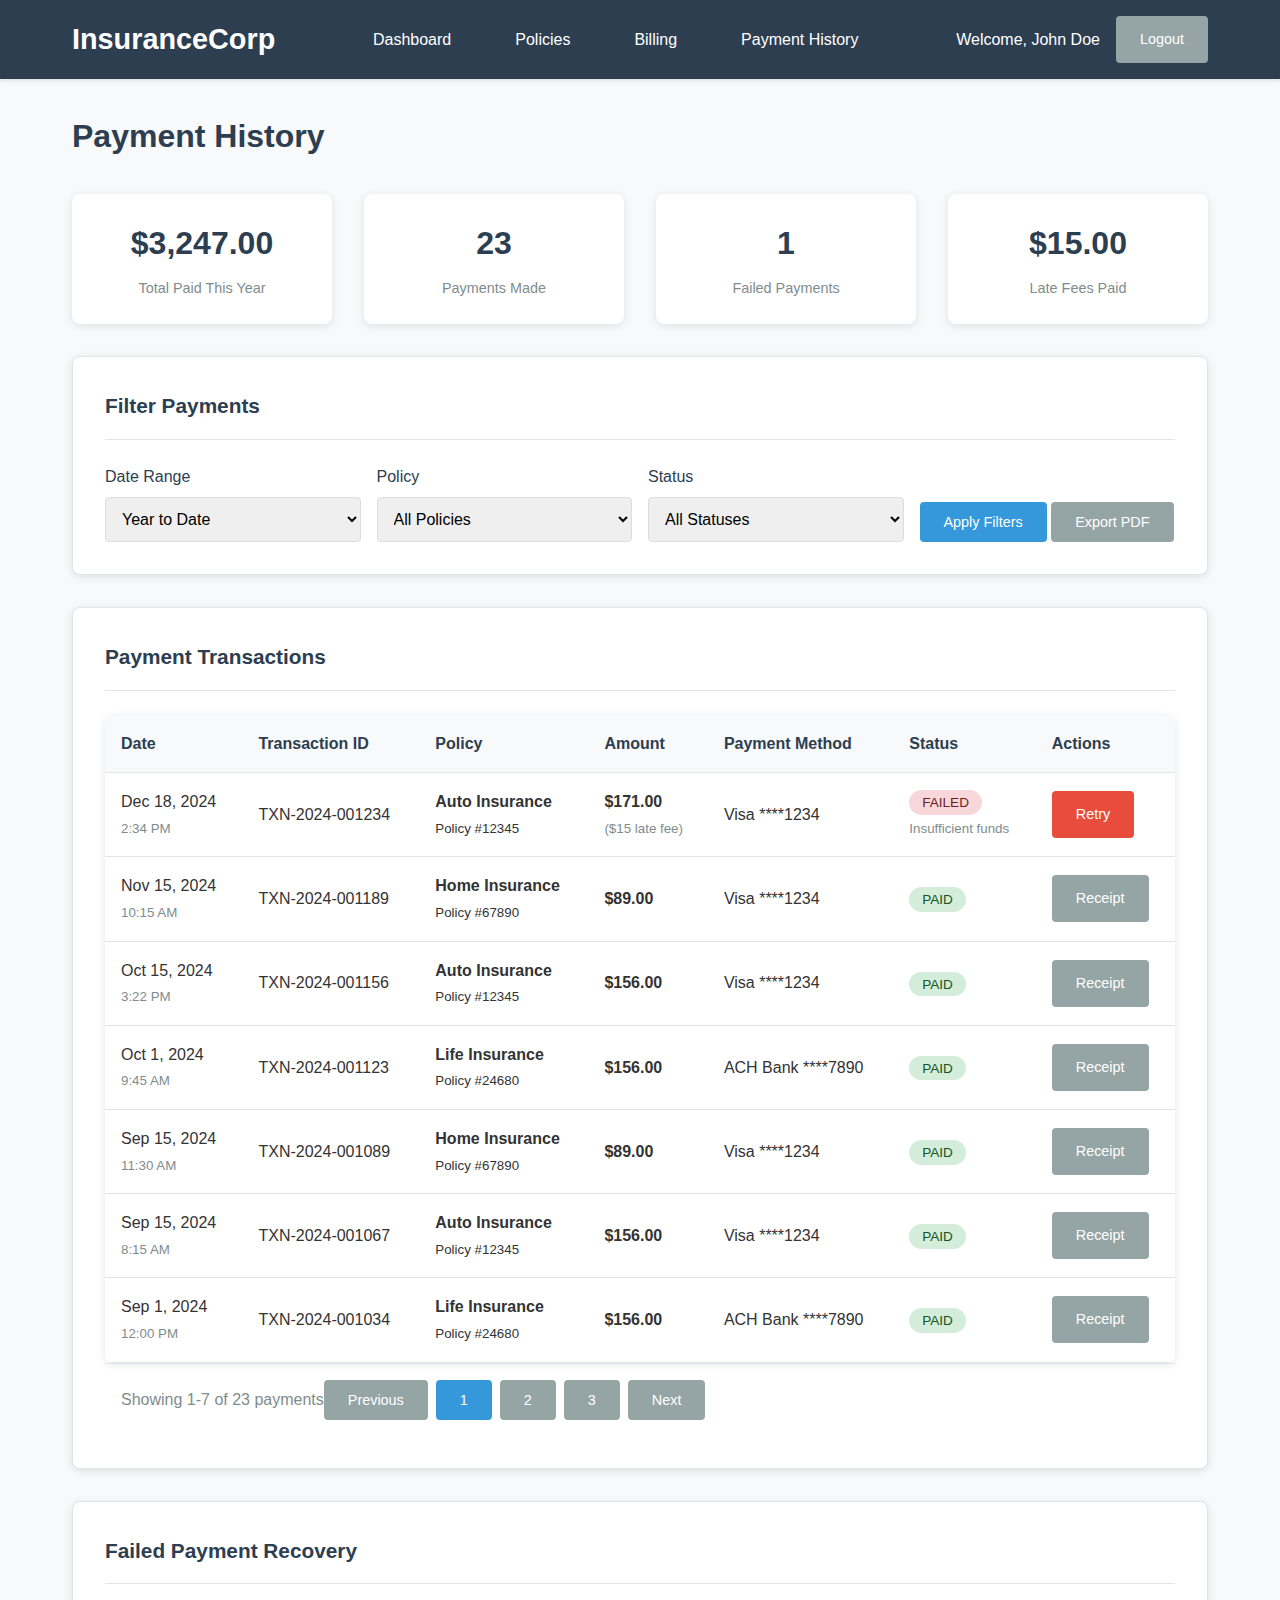
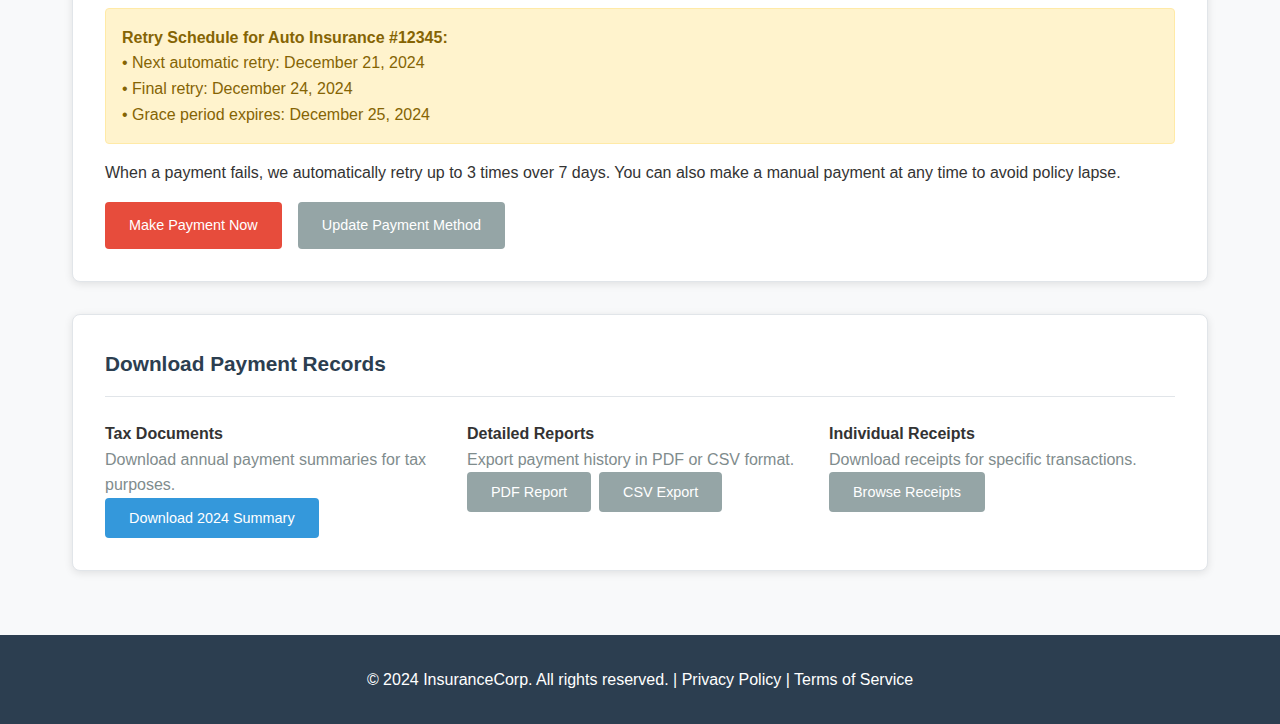
<file: payments.html>
<!DOCTYPE html>
<html lang="en">
<head>
    <meta charset="UTF-8">
    <meta name="viewport" content="width=device-width, initial-scale=1.0">
    <title>InsuranceCorp - Payment History</title>
    <link rel="stylesheet" href="styles.css">
</head>
<body>
    <header class="header">
        <div class="header-content">
            <div class="logo">InsuranceCorp</div>
            <nav class="nav">
                <a href="dashboard.html">Dashboard</a>
                <a href="policies.html">Policies</a>
                <a href="billing.html">Billing</a>
                <a href="payments.html">Payment History</a>
            </nav>
            <div class="user-info">
                <span>Welcome, John Doe</span>
                <a href="login.html" class="btn btn-secondary">Logout</a>
            </div>
        </div>
    </header>

    <main class="container">
        <h1 class="page-title">Payment History</h1>

        <!-- Payment Summary Stats -->
        <div class="stats-grid">
            <div class="stat-card">
                <div class="stat-value">$3,247.00</div>
                <div class="stat-label">Total Paid This Year</div>
            </div>
            <div class="stat-card">
                <div class="stat-value">23</div>
                <div class="stat-label">Payments Made</div>
            </div>
            <div class="stat-card">
                <div class="stat-value">1</div>
                <div class="stat-label">Failed Payments</div>
            </div>
            <div class="stat-card">
                <div class="stat-value">$15.00</div>
                <div class="stat-label">Late Fees Paid</div>
            </div>
        </div>

        <!-- Filter Options -->
        <div class="card">
            <div class="card-header">
                <h2 class="card-title">Filter Payments</h2>
            </div>
            <div style="display: grid; grid-template-columns: repeat(auto-fit, minmax(200px, 1fr)); gap: 1rem; align-items: end;">
                <div class="form-group" style="margin-bottom: 0;">
                    <label class="form-label">Date Range</label>
                    <select class="form-control">
                        <option value="all">All Time</option>
                        <option value="ytd" selected>Year to Date</option>
                        <option value="last6">Last 6 Months</option>
                        <option value="last3">Last 3 Months</option>
                        <option value="custom">Custom Range</option>
                    </select>
                </div>
                <div class="form-group" style="margin-bottom: 0;">
                    <label class="form-label">Policy</label>
                    <select class="form-control">
                        <option value="all">All Policies</option>
                        <option value="12345">Auto Insurance #12345</option>
                        <option value="67890">Home Insurance #67890</option>
                        <option value="24680">Life Insurance #24680</option>
                    </select>
                </div>
                <div class="form-group" style="margin-bottom: 0;">
                    <label class="form-label">Status</label>
                    <select class="form-control">
                        <option value="all">All Statuses</option>
                        <option value="paid">Paid</option>
                        <option value="failed">Failed</option>
                        <option value="pending">Pending</option>
                    </select>
                </div>
                <div>
                    <button class="btn btn-primary">Apply Filters</button>
                    <button class="btn btn-secondary">Export PDF</button>
                </div>
            </div>
        </div>

        <!-- Payment History Table -->
        <div class="card">
            <div class="card-header">
                <h2 class="card-title">Payment Transactions</h2>
            </div>

            <table class="table">
                <thead>
                    <tr>
                        <th>Date</th>
                        <th>Transaction ID</th>
                        <th>Policy</th>
                        <th>Amount</th>
                        <th>Payment Method</th>
                        <th>Status</th>
                        <th>Actions</th>
                    </tr>
                </thead>
                <tbody>
                    <tr>
                        <td>Dec 18, 2024<br><small class="text-muted">2:34 PM</small></td>
                        <td>TXN-2024-001234</td>
                        <td>
                            <strong>Auto Insurance</strong><br>
                            <small>Policy #12345</small>
                        </td>
                        <td><strong>$171.00</strong><br><small class="text-muted">($15 late fee)</small></td>
                        <td>Visa ****1234</td>
                        <td><span class="status overdue">Failed</span><br><small class="text-muted">Insufficient funds</small></td>
                        <td>
                            <a href="payment.html?policy=12345" class="btn btn-danger">Retry</a>
                        </td>
                    </tr>
                    <tr>
                        <td>Nov 15, 2024<br><small class="text-muted">10:15 AM</small></td>
                        <td>TXN-2024-001189</td>
                        <td>
                            <strong>Home Insurance</strong><br>
                            <small>Policy #67890</small>
                        </td>
                        <td><strong>$89.00</strong></td>
                        <td>Visa ****1234</td>
                        <td><span class="status current">Paid</span></td>
                        <td>
                            <a href="receipt.html?id=TXN-2024-001189" class="btn btn-secondary">Receipt</a>
                        </td>
                    </tr>
                    <tr>
                        <td>Oct 15, 2024<br><small class="text-muted">3:22 PM</small></td>
                        <td>TXN-2024-001156</td>
                        <td>
                            <strong>Auto Insurance</strong><br>
                            <small>Policy #12345</small>
                        </td>
                        <td><strong>$156.00</strong></td>
                        <td>Visa ****1234</td>
                        <td><span class="status current">Paid</span></td>
                        <td>
                            <a href="receipt.html?id=TXN-2024-001156" class="btn btn-secondary">Receipt</a>
                        </td>
                    </tr>
                    <tr>
                        <td>Oct 1, 2024<br><small class="text-muted">9:45 AM</small></td>
                        <td>TXN-2024-001123</td>
                        <td>
                            <strong>Life Insurance</strong><br>
                            <small>Policy #24680</small>
                        </td>
                        <td><strong>$156.00</strong></td>
                        <td>ACH Bank ****7890</td>
                        <td><span class="status current">Paid</span></td>
                        <td>
                            <a href="receipt.html?id=TXN-2024-001123" class="btn btn-secondary">Receipt</a>
                        </td>
                    </tr>
                    <tr>
                        <td>Sep 15, 2024<br><small class="text-muted">11:30 AM</small></td>
                        <td>TXN-2024-001089</td>
                        <td>
                            <strong>Home Insurance</strong><br>
                            <small>Policy #67890</small>
                        </td>
                        <td><strong>$89.00</strong></td>
                        <td>Visa ****1234</td>
                        <td><span class="status current">Paid</span></td>
                        <td>
                            <a href="receipt.html?id=TXN-2024-001089" class="btn btn-secondary">Receipt</a>
                        </td>
                    </tr>
                    <tr>
                        <td>Sep 15, 2024<br><small class="text-muted">8:15 AM</small></td>
                        <td>TXN-2024-001067</td>
                        <td>
                            <strong>Auto Insurance</strong><br>
                            <small>Policy #12345</small>
                        </td>
                        <td><strong>$156.00</strong></td>
                        <td>Visa ****1234</td>
                        <td><span class="status current">Paid</span></td>
                        <td>
                            <a href="receipt.html?id=TXN-2024-001067" class="btn btn-secondary">Receipt</a>
                        </td>
                    </tr>
                    <tr>
                        <td>Sep 1, 2024<br><small class="text-muted">12:00 PM</small></td>
                        <td>TXN-2024-001034</td>
                        <td>
                            <strong>Life Insurance</strong><br>
                            <small>Policy #24680</small>
                        </td>
                        <td><strong>$156.00</strong></td>
                        <td>ACH Bank ****7890</td>
                        <td><span class="status current">Paid</span></td>
                        <td>
                            <a href="receipt.html?id=TXN-2024-001034" class="btn btn-secondary">Receipt</a>
                        </td>
                    </tr>
                </tbody>
            </table>

            <!-- Pagination -->
            <div style="display: flex; justify-content: between; align-items: center; padding: 1rem; border-top: 1px solid #e1e5e9;">
                <span class="text-muted">Showing 1-7 of 23 payments</span>
                <div style="display: flex; gap: 0.5rem;">
                    <button class="btn btn-secondary" disabled>Previous</button>
                    <button class="btn btn-primary">1</button>
                    <button class="btn btn-secondary">2</button>
                    <button class="btn btn-secondary">3</button>
                    <button class="btn btn-secondary">Next</button>
                </div>
            </div>
        </div>

        <!-- Failed Payment Information -->
        <div class="card">
            <div class="card-header">
                <h2 class="card-title">Failed Payment Recovery</h2>
            </div>
            
            <div class="alert alert-warning">
                <strong>Retry Schedule for Auto Insurance #12345:</strong><br>
                • Next automatic retry: December 21, 2024<br>
                • Final retry: December 24, 2024<br>
                • Grace period expires: December 25, 2024
            </div>

            <p>When a payment fails, we automatically retry up to 3 times over 7 days. You can also make a manual payment at any time to avoid policy lapse.</p>

            <div class="btn-group">
                <a href="payment.html?policy=12345" class="btn btn-danger">Make Payment Now</a>
                <a href="payment-methods.html" class="btn btn-secondary">Update Payment Method</a>
            </div>
        </div>

        <!-- Download Options -->
        <div class="card">
            <div class="card-header">
                <h2 class="card-title">Download Payment Records</h2>
            </div>
            
            <div style="display: grid; grid-template-columns: repeat(auto-fit, minmax(250px, 1fr)); gap: 1rem;">
                <div>
                    <h4>Tax Documents</h4>
                    <p class="text-muted">Download annual payment summaries for tax purposes.</p>
                    <button class="btn btn-primary">Download 2024 Summary</button>
                </div>
                <div>
                    <h4>Detailed Reports</h4>
                    <p class="text-muted">Export payment history in PDF or CSV format.</p>
                    <div style="display: flex; gap: 0.5rem;">
                        <button class="btn btn-secondary">PDF Report</button>
                        <button class="btn btn-secondary">CSV Export</button>
                    </div>
                </div>
                <div>
                    <h4>Individual Receipts</h4>
                    <p class="text-muted">Download receipts for specific transactions.</p>
                    <button class="btn btn-secondary">Browse Receipts</button>
                </div>
            </div>
        </div>
    </main>

    <footer class="footer">
        <div class="footer-content">
            <p>&copy; 2024 InsuranceCorp. All rights reserved. | Privacy Policy | Terms of Service</p>
        </div>
    </footer>
</body>
</html>
</file>
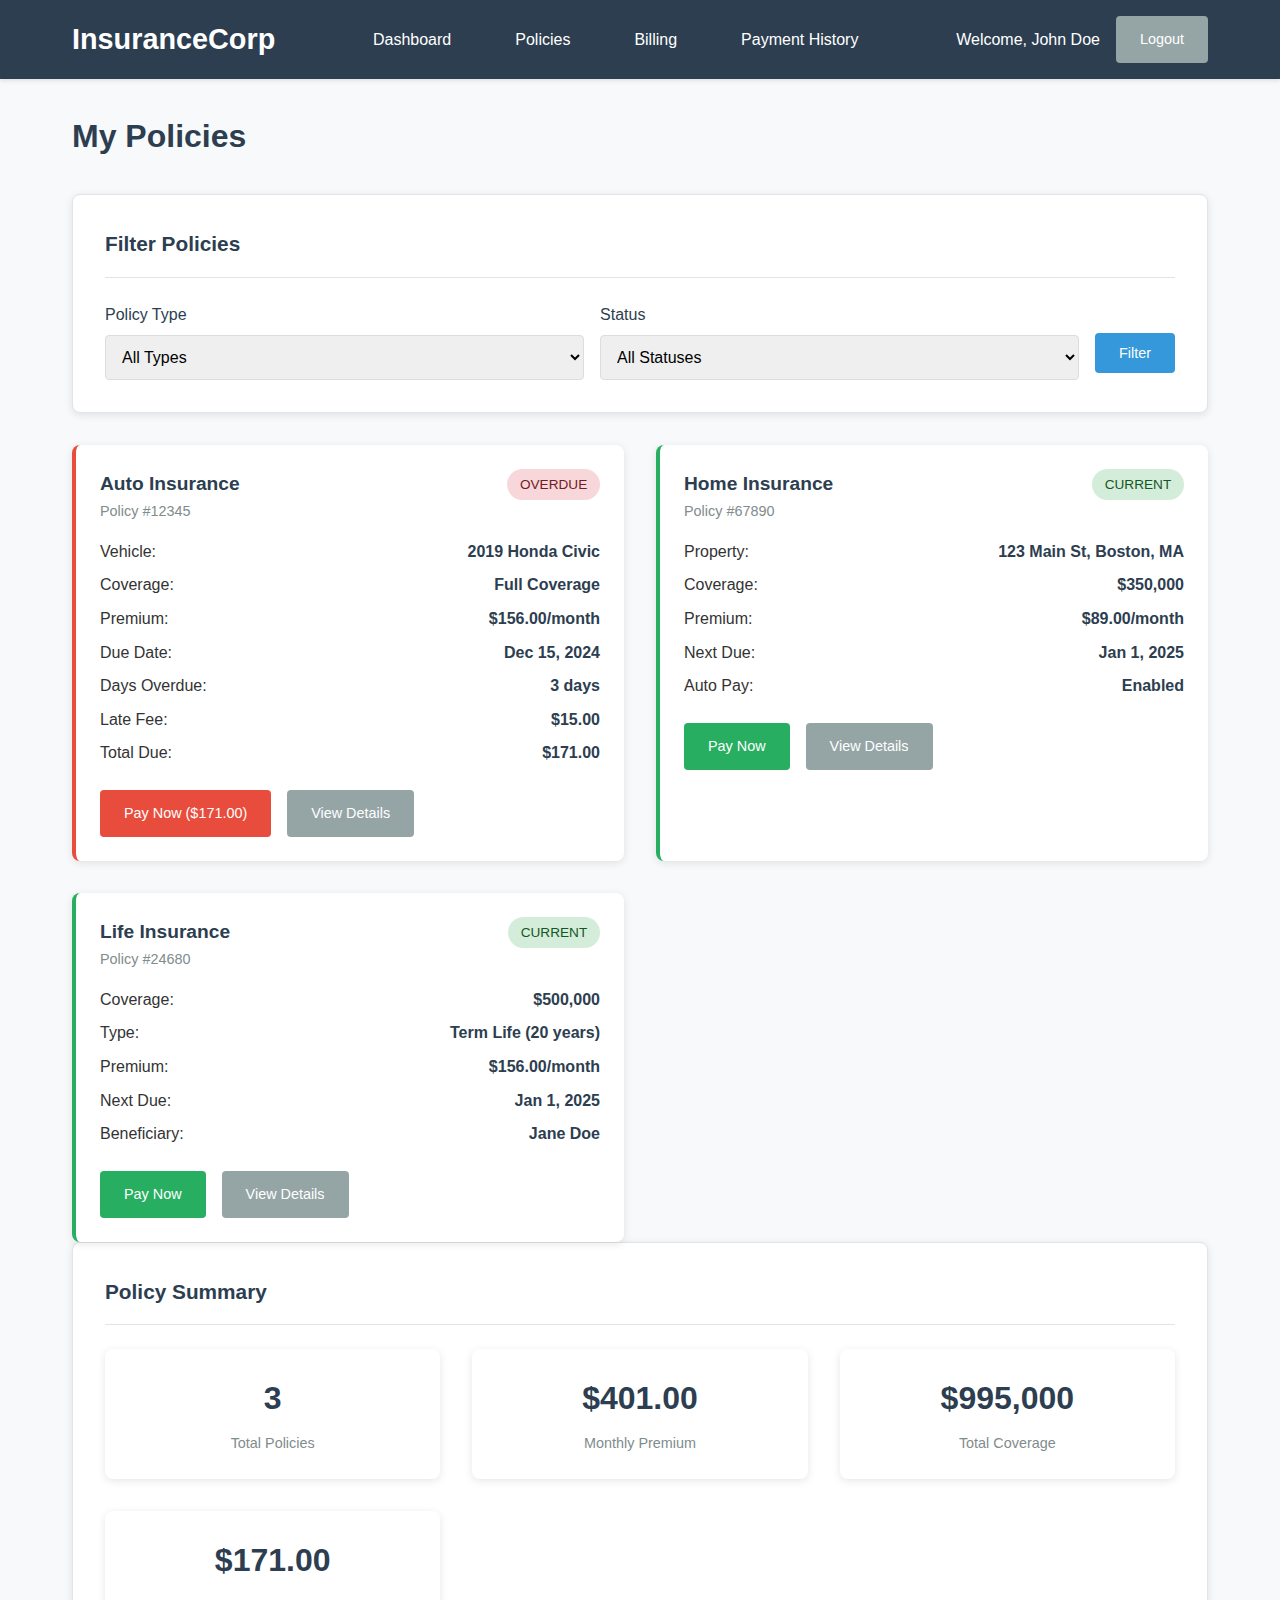
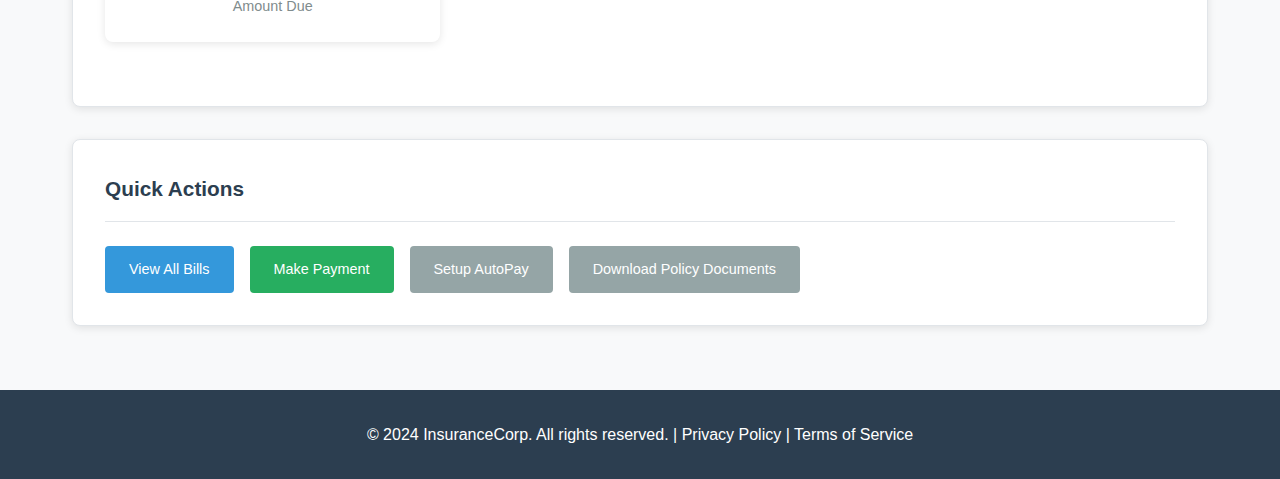
<file: policies.html>
<!DOCTYPE html>
<html lang="en">
<head>
    <meta charset="UTF-8">
    <meta name="viewport" content="width=device-width, initial-scale=1.0">
    <title>InsuranceCorp - Policies</title>
    <link rel="stylesheet" href="styles.css">
</head>
<body>
    <header class="header">
        <div class="header-content">
            <div class="logo">InsuranceCorp</div>
            <nav class="nav">
                <a href="dashboard.html">Dashboard</a>
                <a href="policies.html">Policies</a>
                <a href="billing.html">Billing</a>
                <a href="payments.html">Payment History</a>
            </nav>
            <div class="user-info">
                <span>Welcome, John Doe</span>
                <a href="login.html" class="btn btn-secondary">Logout</a>
            </div>
        </div>
    </header>

    <main class="container">
        <h1 class="page-title">My Policies</h1>

        <!-- Filter/Search -->
        <div class="card">
            <div class="card-header">
                <h2 class="card-title">Filter Policies</h2>
            </div>
            <div style="display: flex; gap: 1rem; align-items: center;">
                <div class="form-group" style="margin-bottom: 0; flex: 1;">
                    <label class="form-label">Policy Type</label>
                    <select class="form-control">
                        <option value="">All Types</option>
                        <option value="auto">Auto Insurance</option>
                        <option value="home">Home Insurance</option>
                        <option value="life">Life Insurance</option>
                        <option value="health">Health Insurance</option>
                    </select>
                </div>
                <div class="form-group" style="margin-bottom: 0; flex: 1;">
                    <label class="form-label">Status</label>
                    <select class="form-control">
                        <option value="">All Statuses</option>
                        <option value="current">Current</option>
                        <option value="overdue">Overdue</option>
                        <option value="grace">Grace Period</option>
                        <option value="cancelled">Cancelled</option>
                    </select>
                </div>
                <div style="padding-top: 1.5rem;">
                    <button class="btn btn-primary">Filter</button>
                </div>
            </div>
        </div>

        <!-- Policy List -->
        <div class="policy-grid">
            <!-- Auto Insurance - Overdue -->
            <div class="policy-card overdue">
                <div class="policy-header">
                    <div>
                        <div class="policy-type">Auto Insurance</div>
                        <div class="policy-number">Policy #12345</div>
                    </div>
                    <div class="status overdue">Overdue</div>
                </div>
                <div class="policy-details">
                    <div class="policy-detail">
                        <span>Vehicle:</span>
                        <strong>2019 Honda Civic</strong>
                    </div>
                    <div class="policy-detail">
                        <span>Coverage:</span>
                        <strong>Full Coverage</strong>
                    </div>
                    <div class="policy-detail">
                        <span>Premium:</span>
                        <strong>$156.00/month</strong>
                    </div>
                    <div class="policy-detail">
                        <span>Due Date:</span>
                        <strong>Dec 15, 2024</strong>
                    </div>
                    <div class="policy-detail">
                        <span>Days Overdue:</span>
                        <strong>3 days</strong>
                    </div>
                    <div class="policy-detail">
                        <span>Late Fee:</span>
                        <strong>$15.00</strong>
                    </div>
                    <div class="policy-detail">
                        <span>Total Due:</span>
                        <strong>$171.00</strong>
                    </div>
                </div>
                <div class="btn-group">
                    <a href="payment.html?policy=12345" class="btn btn-danger">Pay Now ($171.00)</a>
                    <a href="policy-details.html?id=12345" class="btn btn-secondary">View Details</a>
                </div>
            </div>

            <!-- Home Insurance - Current -->
            <div class="policy-card current">
                <div class="policy-header">
                    <div>
                        <div class="policy-type">Home Insurance</div>
                        <div class="policy-number">Policy #67890</div>
                    </div>
                    <div class="status current">Current</div>
                </div>
                <div class="policy-details">
                    <div class="policy-detail">
                        <span>Property:</span>
                        <strong>123 Main St, Boston, MA</strong>
                    </div>
                    <div class="policy-detail">
                        <span>Coverage:</span>
                        <strong>$350,000</strong>
                    </div>
                    <div class="policy-detail">
                        <span>Premium:</span>
                        <strong>$89.00/month</strong>
                    </div>
                    <div class="policy-detail">
                        <span>Next Due:</span>
                        <strong>Jan 1, 2025</strong>
                    </div>
                    <div class="policy-detail">
                        <span>Auto Pay:</span>
                        <strong>Enabled</strong>
                    </div>
                </div>
                <div class="btn-group">
                    <a href="payment.html?policy=67890" class="btn btn-success">Pay Now</a>
                    <a href="policy-details.html?id=67890" class="btn btn-secondary">View Details</a>
                </div>
            </div>

            <!-- Life Insurance - Current -->
            <div class="policy-card current">
                <div class="policy-header">
                    <div>
                        <div class="policy-type">Life Insurance</div>
                        <div class="policy-number">Policy #24680</div>
                    </div>
                    <div class="status current">Current</div>
                </div>
                <div class="policy-details">
                    <div class="policy-detail">
                        <span>Coverage:</span>
                        <strong>$500,000</strong>
                    </div>
                    <div class="policy-detail">
                        <span>Type:</span>
                        <strong>Term Life (20 years)</strong>
                    </div>
                    <div class="policy-detail">
                        <span>Premium:</span>
                        <strong>$156.00/month</strong>
                    </div>
                    <div class="policy-detail">
                        <span>Next Due:</span>
                        <strong>Jan 1, 2025</strong>
                    </div>
                    <div class="policy-detail">
                        <span>Beneficiary:</span>
                        <strong>Jane Doe</strong>
                    </div>
                </div>
                <div class="btn-group">
                    <a href="payment.html?policy=24680" class="btn btn-success">Pay Now</a>
                    <a href="policy-details.html?id=24680" class="btn btn-secondary">View Details</a>
                </div>
            </div>
        </div>

        <!-- Summary Card -->
        <div class="card">
            <div class="card-header">
                <h2 class="card-title">Policy Summary</h2>
            </div>
            <div class="stats-grid">
                <div class="stat-card">
                    <div class="stat-value">3</div>
                    <div class="stat-label">Total Policies</div>
                </div>
                <div class="stat-card">
                    <div class="stat-value">$401.00</div>
                    <div class="stat-label">Monthly Premium</div>
                </div>
                <div class="stat-card">
                    <div class="stat-value">$995,000</div>
                    <div class="stat-label">Total Coverage</div>
                </div>
                <div class="stat-card">
                    <div class="stat-value">$171.00</div>
                    <div class="stat-label">Amount Due</div>
                </div>
            </div>
        </div>

        <!-- Action Buttons -->
        <div class="card">
            <div class="card-header">
                <h2 class="card-title">Quick Actions</h2>
            </div>
            <div class="btn-group">
                <a href="billing.html" class="btn btn-primary">View All Bills</a>
                <a href="payment.html" class="btn btn-success">Make Payment</a>
                <a href="autopay.html" class="btn btn-secondary">Setup AutoPay</a>
                <button class="btn btn-secondary">Download Policy Documents</button>
            </div>
        </div>
    </main>

    <footer class="footer">
        <div class="footer-content">
            <p>&copy; 2024 InsuranceCorp. All rights reserved. | Privacy Policy | Terms of Service</p>
        </div>
    </footer>
</body>
</html>
</file>
<file: styles.css>
/* Reset and Base Styles */
* {
    margin: 0;
    padding: 0;
    box-sizing: border-box;
}

body {
    font-family: -apple-system, BlinkMacSystemFont, 'Segoe UI', Roboto, Oxygen, Ubuntu, Cantarell, sans-serif;
    line-height: 1.6;
    color: #333;
    background-color: #f8f9fa;
}

/* Header */
.header {
    background-color: #2c3e50;
    color: white;
    padding: 1rem 0;
    box-shadow: 0 2px 4px rgba(0,0,0,0.1);
}

.header-content {
    max-width: 1200px;
    margin: 0 auto;
    display: flex;
    justify-content: space-between;
    align-items: center;
    padding: 0 2rem;
}

.logo {
    font-size: 1.8rem;
    font-weight: bold;
}

.nav {
    display: flex;
    gap: 2rem;
}

.nav a {
    color: white;
    text-decoration: none;
    padding: 0.5rem 1rem;
    border-radius: 4px;
    transition: background-color 0.3s;
}

.nav a:hover {
    background-color: rgba(255,255,255,0.2);
}

.user-info {
    display: flex;
    align-items: center;
    gap: 1rem;
}

/* Main Content */
.container {
    max-width: 1200px;
    margin: 2rem auto;
    padding: 0 2rem;
}

.page-title {
    font-size: 2rem;
    margin-bottom: 2rem;
    color: #2c3e50;
}

/* Cards */
.card {
    background: white;
    border-radius: 8px;
    padding: 2rem;
    margin-bottom: 2rem;
    box-shadow: 0 2px 8px rgba(0,0,0,0.1);
    border: 1px solid #e1e5e9;
}

.card-header {
    display: flex;
    justify-content: between;
    align-items: center;
    margin-bottom: 1.5rem;
    padding-bottom: 1rem;
    border-bottom: 1px solid #e1e5e9;
}

.card-title {
    font-size: 1.3rem;
    font-weight: 600;
    color: #2c3e50;
}

/* Policy Cards */
.policy-grid {
    display: grid;
    grid-template-columns: repeat(auto-fit, minmax(400px, 1fr));
    gap: 2rem;
}

.policy-card {
    background: white;
    border-radius: 8px;
    padding: 1.5rem;
    box-shadow: 0 2px 8px rgba(0,0,0,0.1);
    border-left: 4px solid #3498db;
}

.policy-card.overdue {
    border-left-color: #e74c3c;
}

.policy-card.current {
    border-left-color: #27ae60;
}

.policy-header {
    display: flex;
    justify-content: space-between;
    align-items: flex-start;
    margin-bottom: 1rem;
}

.policy-type {
    font-size: 1.2rem;
    font-weight: 600;
    color: #2c3e50;
}

.policy-number {
    font-size: 0.9rem;
    color: #7f8c8d;
}

.policy-details {
    margin-bottom: 1.5rem;
}

.policy-detail {
    display: flex;
    justify-content: space-between;
    margin-bottom: 0.5rem;
}

.policy-detail strong {
    color: #2c3e50;
}

/* Status Badges */
.status {
    padding: 0.3rem 0.8rem;
    border-radius: 20px;
    font-size: 0.85rem;
    font-weight: 500;
    text-transform: uppercase;
}

.status.current {
    background-color: #d4edda;
    color: #155724;
}

.status.overdue {
    background-color: #f8d7da;
    color: #721c24;
}

.status.grace-period {
    background-color: #fff3cd;
    color: #856404;
}

/* Buttons */
.btn {
    display: inline-block;
    padding: 0.75rem 1.5rem;
    border: none;
    border-radius: 4px;
    text-decoration: none;
    font-size: 0.9rem;
    font-weight: 500;
    cursor: pointer;
    transition: all 0.3s;
    text-align: center;
}

.btn-primary {
    background-color: #3498db;
    color: white;
}

.btn-primary:hover {
    background-color: #2980b9;
}

.btn-success {
    background-color: #27ae60;
    color: white;
}

.btn-success:hover {
    background-color: #229954;
}

.btn-danger {
    background-color: #e74c3c;
    color: white;
}

.btn-danger:hover {
    background-color: #c0392b;
}

.btn-secondary {
    background-color: #95a5a6;
    color: white;
}

.btn-secondary:hover {
    background-color: #7f8c8d;
}

.btn-group {
    display: flex;
    gap: 1rem;
    margin-top: 1rem;
}

/* Forms */
.form-group {
    margin-bottom: 1.5rem;
}

.form-label {
    display: block;
    margin-bottom: 0.5rem;
    font-weight: 500;
    color: #2c3e50;
}

.form-control {
    width: 100%;
    padding: 0.75rem;
    border: 1px solid #ddd;
    border-radius: 4px;
    font-size: 1rem;
}

.form-control:focus {
    outline: none;
    border-color: #3498db;
    box-shadow: 0 0 0 2px rgba(52, 152, 219, 0.2);
}

.form-row {
    display: grid;
    grid-template-columns: 1fr 1fr;
    gap: 1rem;
}

/* Tables */
.table {
    width: 100%;
    border-collapse: collapse;
    background: white;
    border-radius: 8px;
    overflow: hidden;
    box-shadow: 0 2px 8px rgba(0,0,0,0.1);
}

.table th,
.table td {
    padding: 1rem;
    text-align: left;
    border-bottom: 1px solid #e1e5e9;
}

.table th {
    background-color: #f8f9fa;
    font-weight: 600;
    color: #2c3e50;
}

.table tr:hover {
    background-color: #f8f9fa;
}

/* Payment Form */
.payment-form {
    max-width: 500px;
    margin: 0 auto;
}

.payment-summary {
    background-color: #f8f9fa;
    padding: 1.5rem;
    border-radius: 8px;
    margin-bottom: 2rem;
}

.payment-summary h3 {
    margin-bottom: 1rem;
    color: #2c3e50;
}

.payment-row {
    display: flex;
    justify-content: space-between;
    margin-bottom: 0.5rem;
}

.payment-row.total {
    font-weight: bold;
    font-size: 1.1rem;
    padding-top: 0.5rem;
    border-top: 1px solid #ddd;
}

/* Alerts */
.alert {
    padding: 1rem;
    border-radius: 4px;
    margin-bottom: 1rem;
}

.alert-success {
    background-color: #d4edda;
    color: #155724;
    border: 1px solid #c3e6cb;
}

.alert-danger {
    background-color: #f8d7da;
    color: #721c24;
    border: 1px solid #f5c6cb;
}

.alert-warning {
    background-color: #fff3cd;
    color: #856404;
    border: 1px solid #ffeaa7;
}

.alert-info {
    background-color: #d1ecf1;
    color: #0c5460;
    border: 1px solid #bee5eb;
}

/* Dashboard Stats */
.stats-grid {
    display: grid;
    grid-template-columns: repeat(auto-fit, minmax(250px, 1fr));
    gap: 2rem;
    margin-bottom: 2rem;
}

.stat-card {
    background: white;
    padding: 1.5rem;
    border-radius: 8px;
    box-shadow: 0 2px 8px rgba(0,0,0,0.1);
    text-align: center;
}

.stat-value {
    font-size: 2rem;
    font-weight: bold;
    color: #2c3e50;
}

.stat-label {
    color: #7f8c8d;
    font-size: 0.9rem;
    margin-top: 0.5rem;
}

/* Responsive Design */
@media (max-width: 768px) {
    .container {
        padding: 0 1rem;
    }
    
    .header-content {
        flex-direction: column;
        gap: 1rem;
        padding: 0 1rem;
    }
    
    .nav {
        flex-wrap: wrap;
        justify-content: center;
    }
    
    .policy-grid {
        grid-template-columns: 1fr;
    }
    
    .btn-group {
        flex-direction: column;
    }
    
    .form-row {
        grid-template-columns: 1fr;
    }
    
    .stats-grid {
        grid-template-columns: 1fr;
    }
}

/* Loading States */
.loading {
    text-align: center;
    padding: 2rem;
    color: #7f8c8d;
}

/* Footer */
.footer {
    background-color: #2c3e50;
    color: white;
    text-align: center;
    padding: 2rem 0;
    margin-top: 4rem;
}

.footer-content {
    max-width: 1200px;
    margin: 0 auto;
    padding: 0 2rem;
}

/* Security Badge */
.security-badge {
    display: flex;
    align-items: center;
    justify-content: center;
    gap: 0.5rem;
    font-size: 0.85rem;
    color: #7f8c8d;
    margin-top: 1rem;
}

/* Utility Classes */
.text-center { text-align: center; }
.text-right { text-align: right; }
.text-muted { color: #7f8c8d; }
.mt-1 { margin-top: 0.5rem; }
.mt-2 { margin-top: 1rem; }
.mb-1 { margin-bottom: 0.5rem; }
.mb-2 { margin-bottom: 1rem; }
.p-0 { padding: 0; }
.p-1 { padding: 0.5rem; }
.p-2 { padding: 1rem; }
</file>
